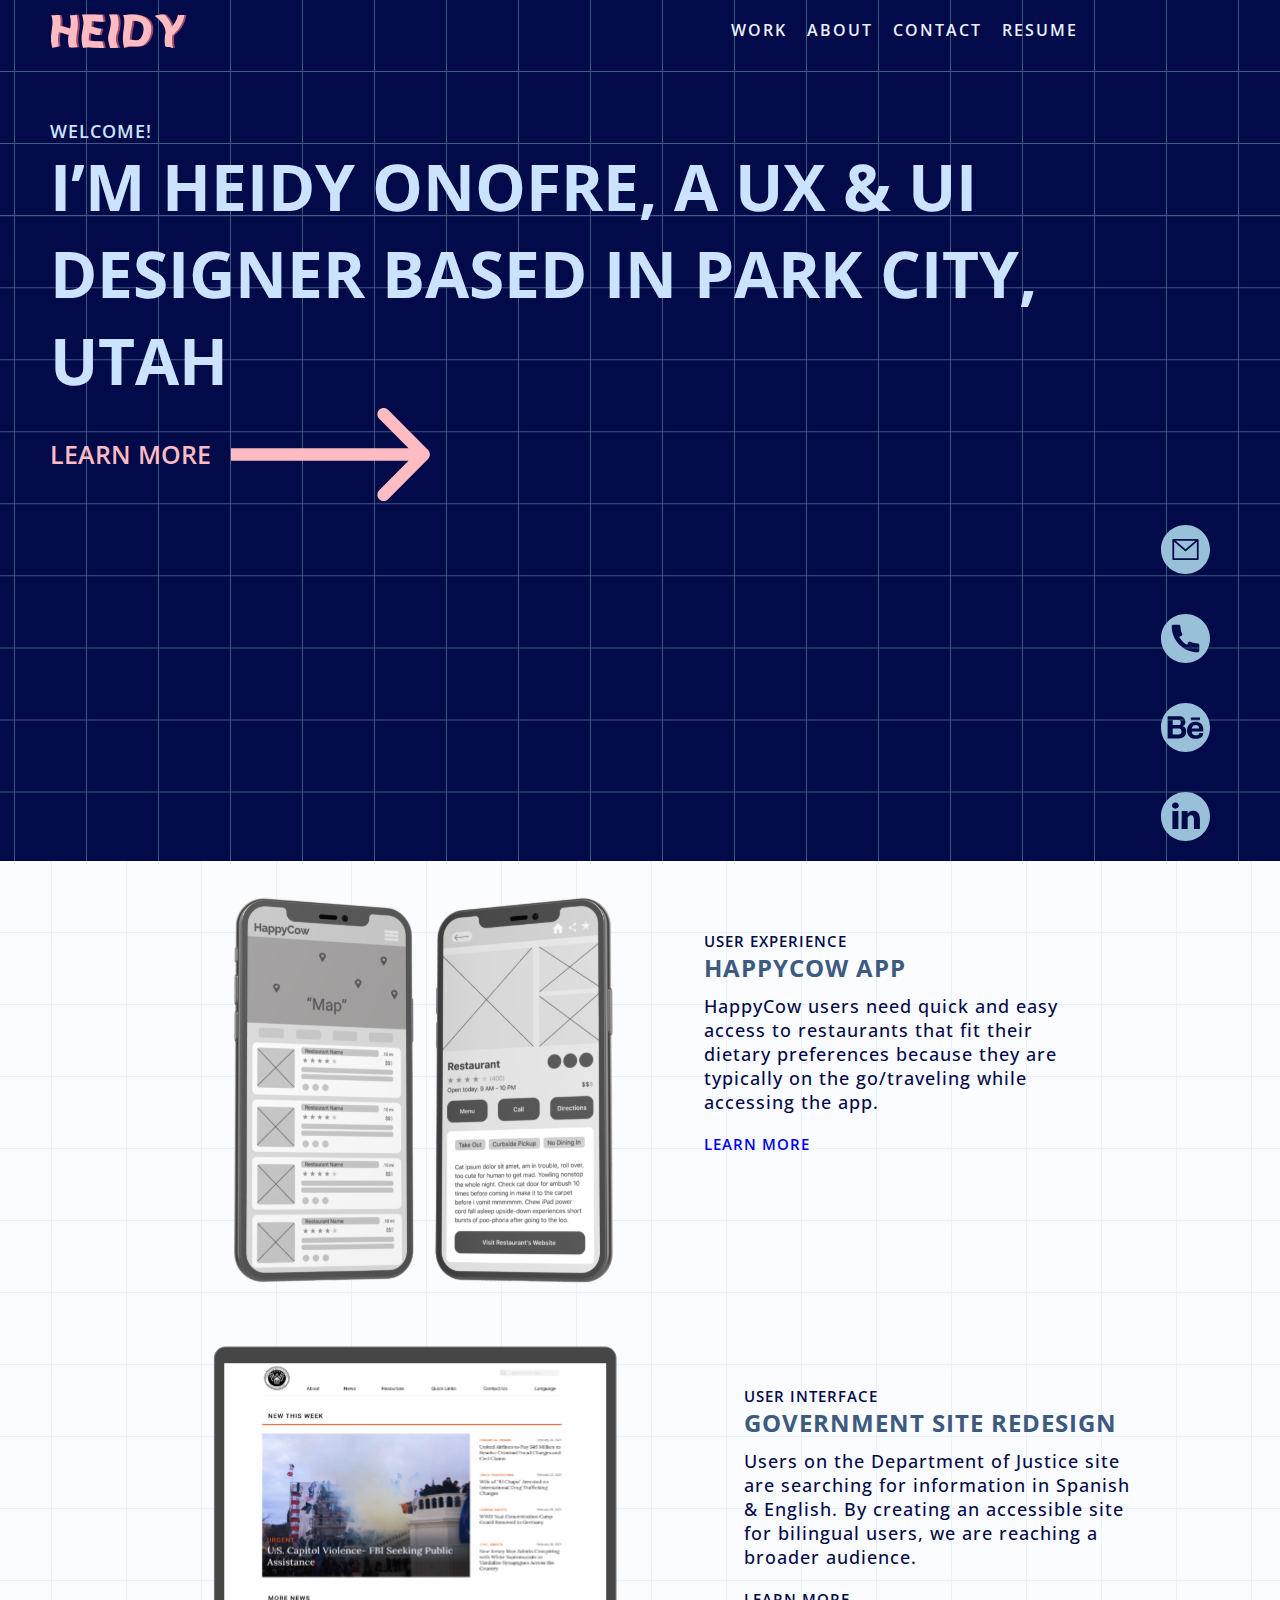
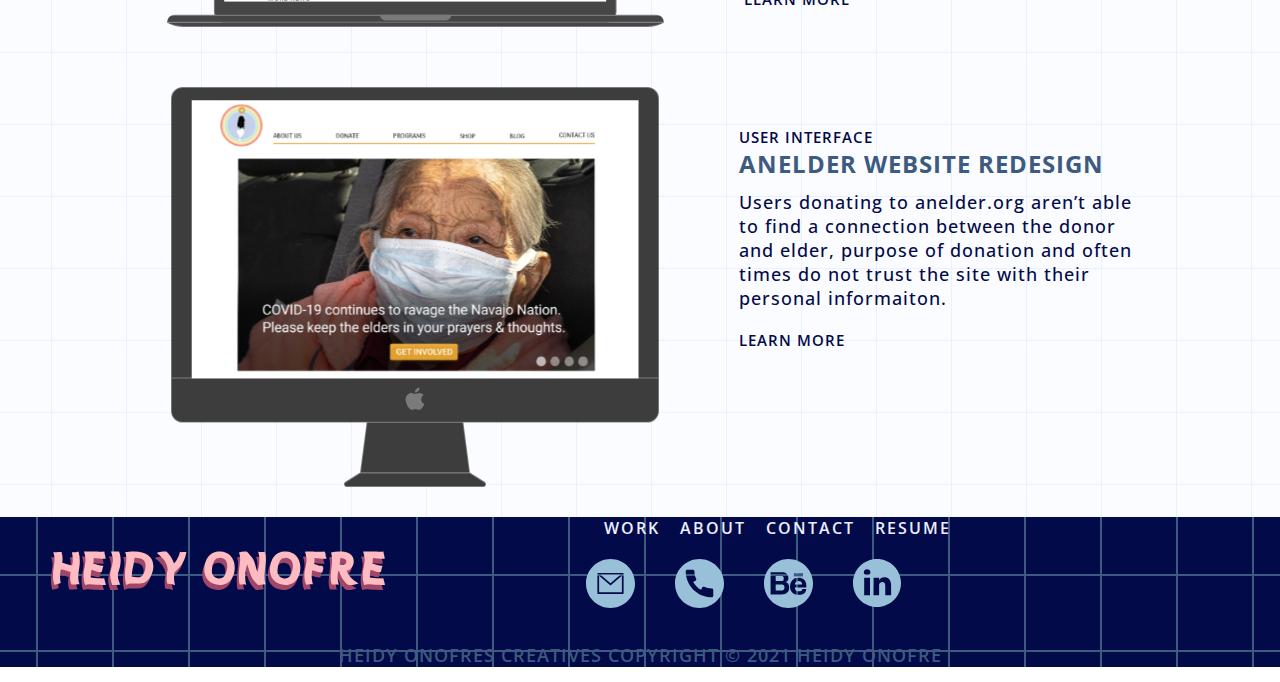
<file: index.html>
<!DOCTYPE html>
<html>

<head>
    <title>Heidy's Portfolio</title>
    <link rel="stylesheet" href="style.css">
    <link rel="preconnect" href="https://fonts.gstatic.com">
    <link rel="preconnect" href="https://fonts.gstatic.com">
    <link href="https://fonts.googleapis.com/css2?family=Open+Sans:wght@400;600;700&display=swap" rel="stylesheet">
</head>


<body>

    <div class="abovefoldcontainer">

        <div class="container">

            <div class="left">
                <img class=".contenedor-logo" src="/images/logo.svg" alt="Heidy-Logo">
            </div>


            <div class="right">
                <ul class="nav-links">
                    <li> <a href="#">Work</a> </li>
                    <li> <a href="#">About</a> </li>
                    <li> <a href="#">Contact</a> </li>
                    <li> <a href="#">Resume</a> </li>
                </ul>
                <div class="burger">
                    <div class="line1"></div>
                    <div class="line2"></div>
                    <div class="line3"></div>
                </div>
            </div>

            <!-- <div class="dropdown show">
                    <a class="btn btn-secondary dropdown-toggle" href="#" role="button" id="dropdownMenuLink" data-toggle="dropdown" aria-haspopup="true" aria-expanded="false">
                      Home
                    </a>
                  
                    <ul class="dropdown-menu" aria-labelledby="dropdownMenuLink">
                    <li>
                      <a class="dropdown-item" href="#">Work</a>
                    </li> 
                    <li> 
                        <a class="dropdown-item" href="#">About</a>
                    </li>
                    <li> 
                      <a class="dropdown-item" href="#">Contact</a>
                    </div>
                </li> 
                    
            </ul> -->
            <!-- <div class="fixed-top">
                    <div class="collapse" id="navbarToggleExternalContent">
                      <div class="bg-dark p-4">
                        <h5 class="text-white h4">Collapsed content</h5>
                        <span class="text-muted">Toggleable via the navbar brand.</span>
                      </div>
                    </div>
                    <nav class="navbar navbar-dark bg-dark">
                      <button class="navbar-toggler" type="button" data-toggle="collapse" data-target="#navbarToggleExternalContent" aria-controls="navbarToggleExternalContent" aria-expanded="false" aria-label="Toggle navigation">
                        <span class="navbar-toggler-icon"></span>
                      </button>
                    </nav>
                  </div> -->
            <!-- <div class="burger">
                    <div class="line1"></div>
                    <div class="line2"></div>
                    <div class="line3"></div>
                </div> -->
        </div>

        
    <div class="heroText">

        <div class="smalltext">
            Welcome!
        </div>
        <div class="bigtext">
            I’m Heidy Onofre, a UX & UI Designer based in Park City, Utah
        </div>

        <div class="learnMoreContainer">
            <h4>Learn More</h4>

            <div class="arrow">
                <img src="/images/arrow-pink.svg" alt="arrow">
            </div>
        </div>

        <div class="contact">
            <div class="icons">
                <img class="circles" src="/images/email-b.svg">
                <img class="circles" src="/images/phone-b.svg">
                <img class="circles" src="/images/be-b.svg">
                <img class="circles" src="/images/in-b.svg">
            </div>
        </div>

    </div>

    </div>



    <div class="belowfoldcontainer">
        <!-- First CaseStudy  -->
        <div class="casestudycontainer">
            <div class="csimage">

                <img class="casestudy" src="/images/mobileappux.svg">
            </div>

            <div class="cstext">

                <div class="smalltext2">
                    User Experience
                </div>

                <div class="smallheader">
                    HappyCow App
                </div>

                <div class="body">
                    HappyCow users need quick and easy access to restaurants that fit their dietary preferences because
                    they are typically on the go/traveling while accessing the app.
                </div>

                <div class="smalltext2">
                    <a class="button" href="/mobileappcasestudy.html">Learn More</a>
                </div>

            </div>


        </div>

        <!-- Second CaseStudy  -->
        <div class="casestudycontainer">
            <div class="csimage">

                <img class="casestudy" src="/images/macbook and site.svg">
            </div>

            <div class="cstext">

                <div class="smalltext2">
                    User Interface
                </div>

                <div class="smallheader">
                    Government Site Redesign
                </div>

                <div class="body">
                    Users on the Department of Justice site are searching for information in Spanish & English. By
                    creating an accessible site for bilingual users, we are reaching a broader audience.
                </div>

                <div class="smalltext2">
                    Learn More
                </div>

            </div>


        </div>

        <!-- THIRD CaseStudy  -->
        <div class="casestudycontainer">
            <div class="csimage">

                <img class="casestudy" src="/images/iMac-site.svg">
            </div>

            <div class="cstext">

                <div class="smalltext2">
                    User Interface
                </div>

                <div class="smallheader">
                    AnElder Website Redesign
                </div>

                <div class="body">
                    Users donating to anelder.org aren’t able to find a connection between the donor and elder, purpose
                    of donation and often times do not trust the site with their personal informaiton.
                </div>

                <div class="smalltext2">
                    Learn More
                </div>

            </div>


        </div>
    </div>

</body>

<footer>

    <div class="footer-container">

        <div class="footerinfo">

            <img class="logo" src="/images/fullname.svg" alt="Heidy-Onofre">

            <div class="links-and-icons">
                <ul class="nav-links">
                    <li> <a href="#">Work</a> </li>
                    <li> <a href="#">About</a> </li>
                    <li> <a href="#">Contact</a> </li>
                    <li> <a href="#">Resume</a> </li>
                </ul>

                <div class="footericon">

                    <img class="circles" src="/images/email-b.svg">
                    <img class="circles" src="/images/phone-b.svg">
                    <img class="circles" src="/images/be-b.svg">
                    <img class="circles" src="/images/in-b.svg">
                </div>
            </div>
        </div>



    </div>


    <div class="footerText"> Heidy Onofres Creatives Copyright © 2021 Heidy Onofre
    </div>

</footer>

</html>
</file>
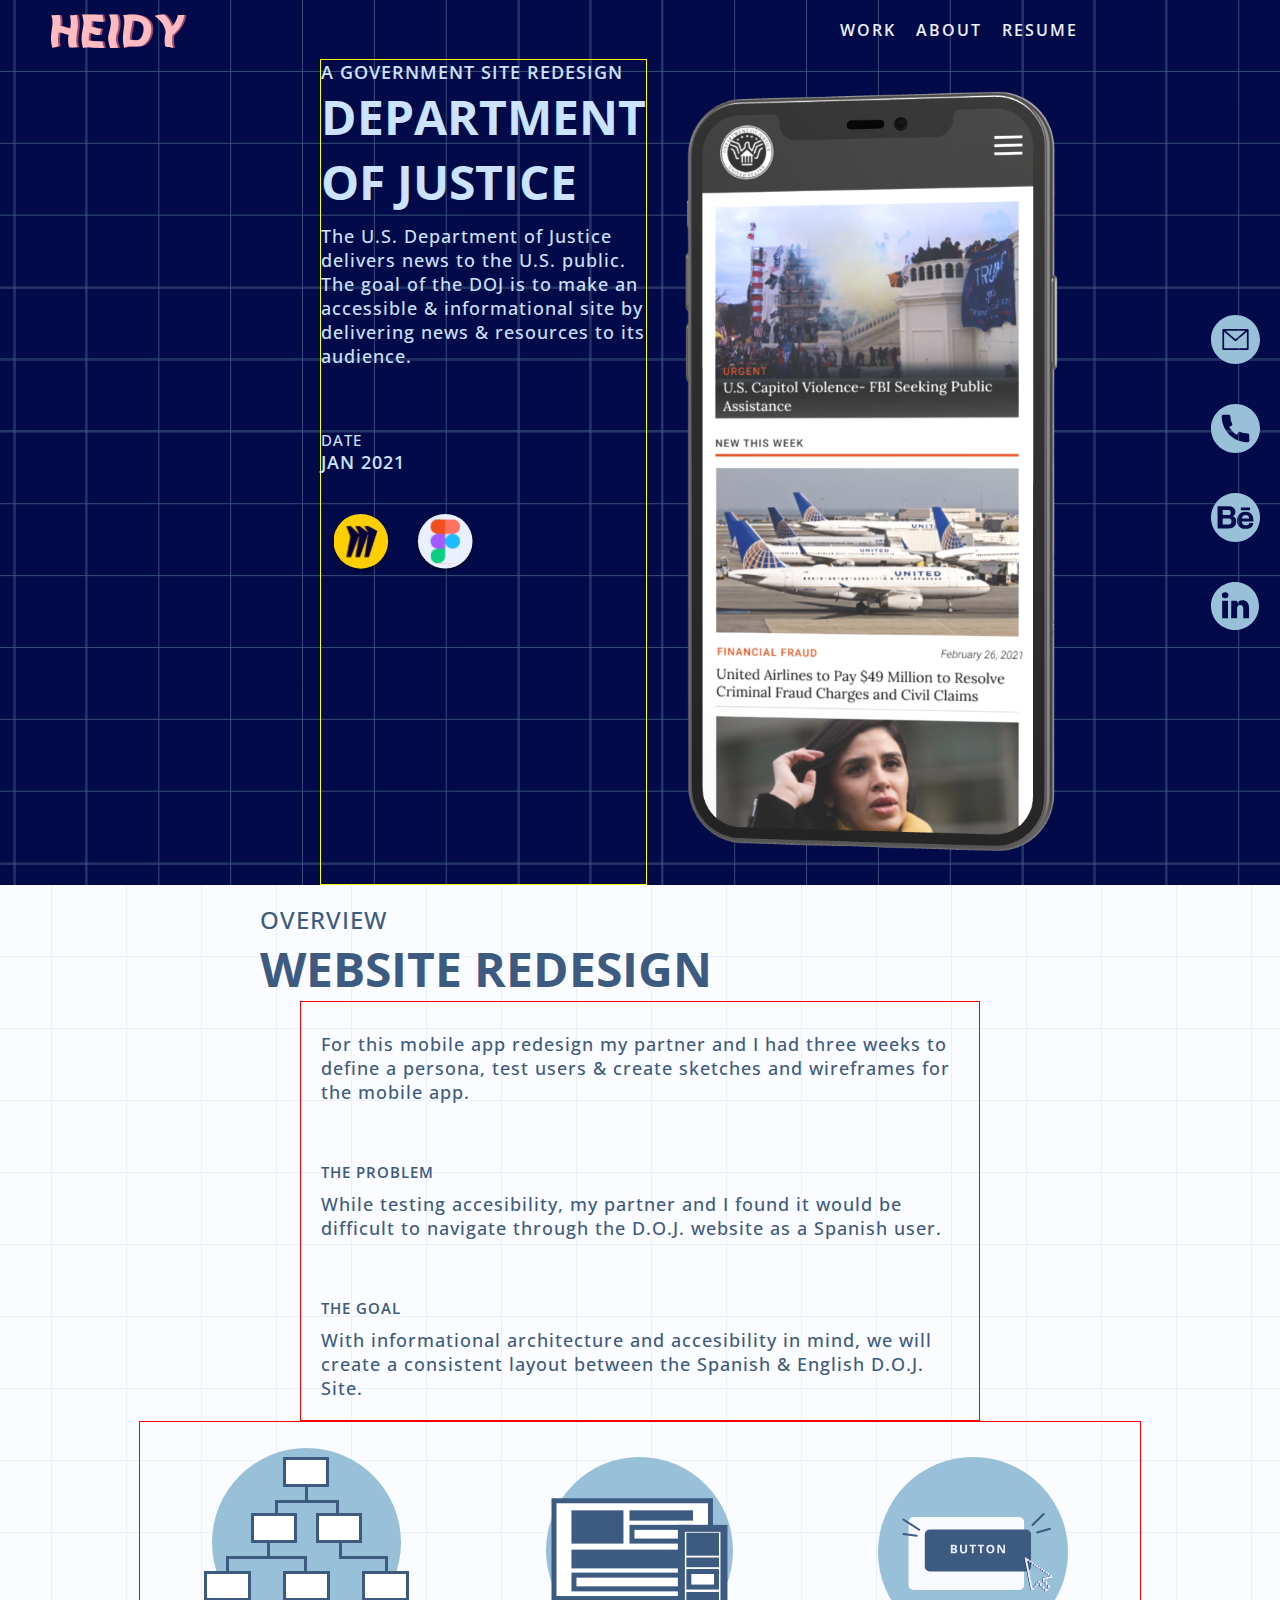
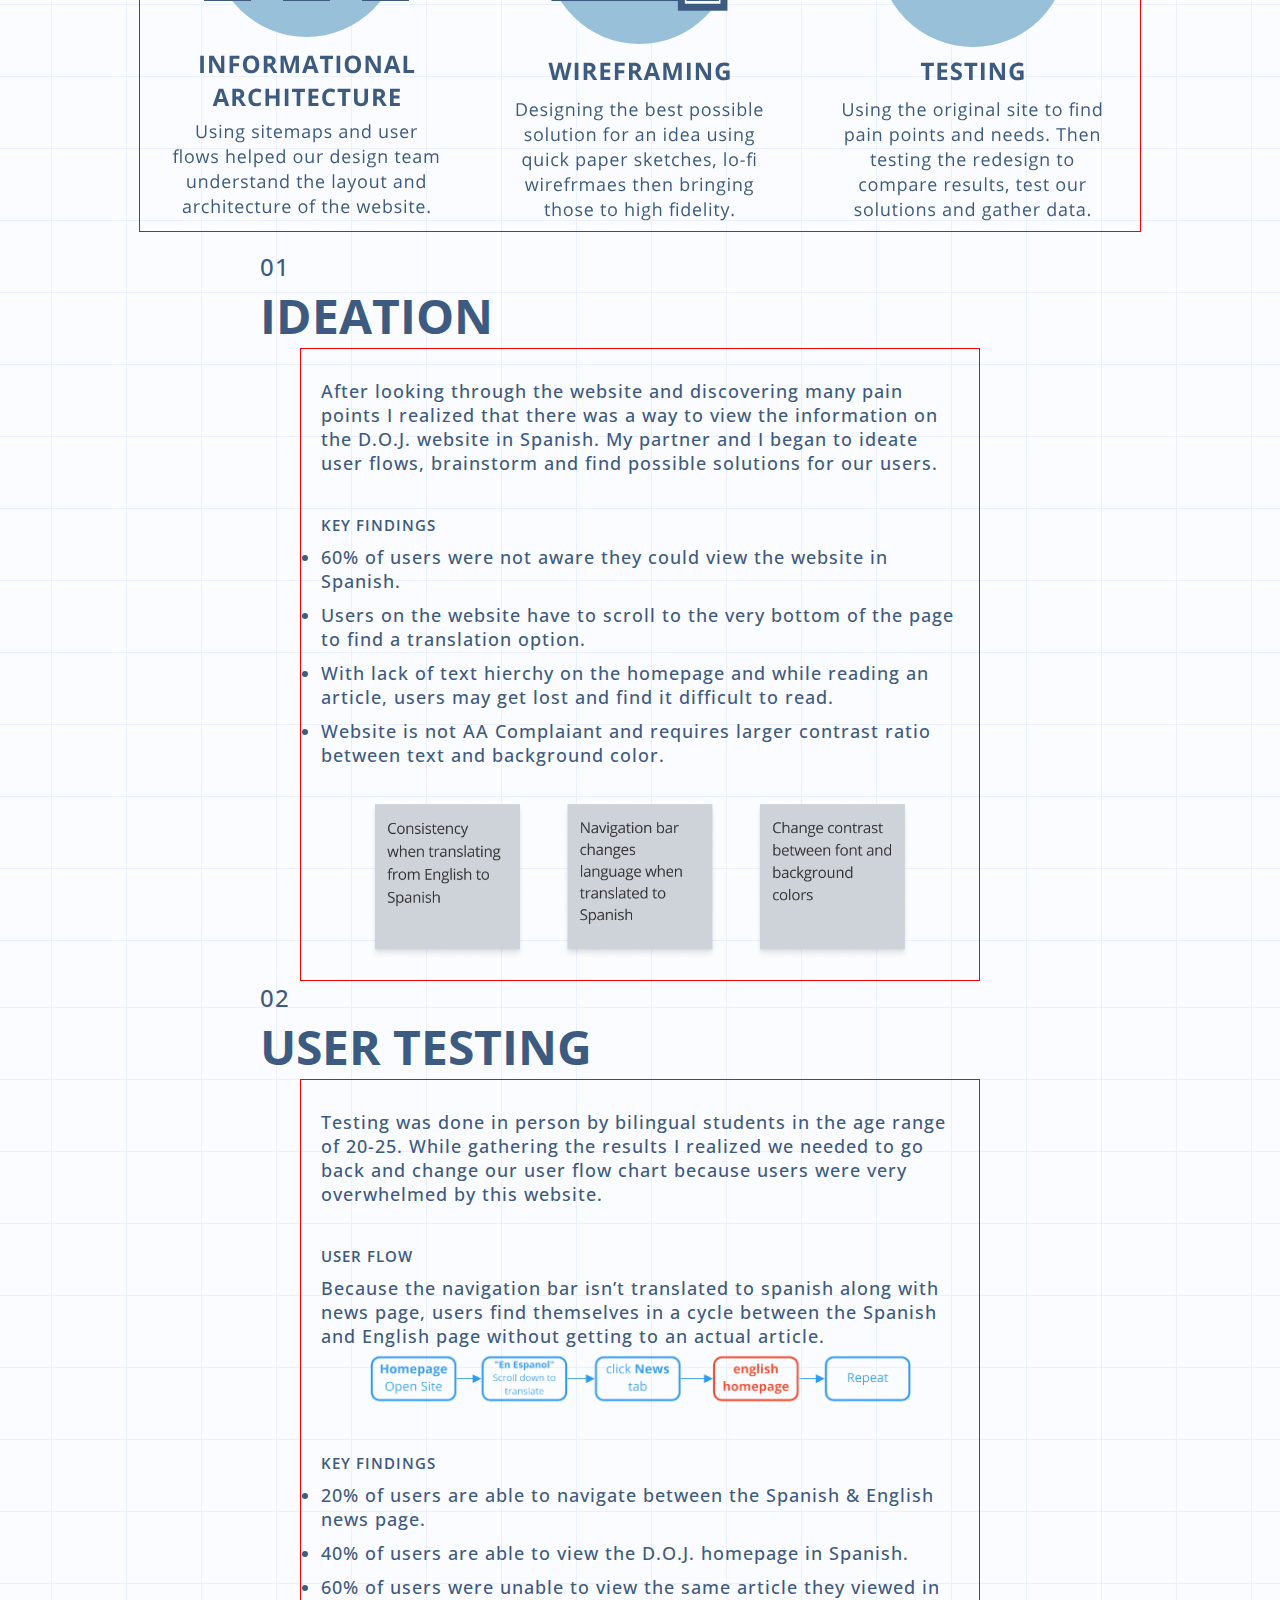
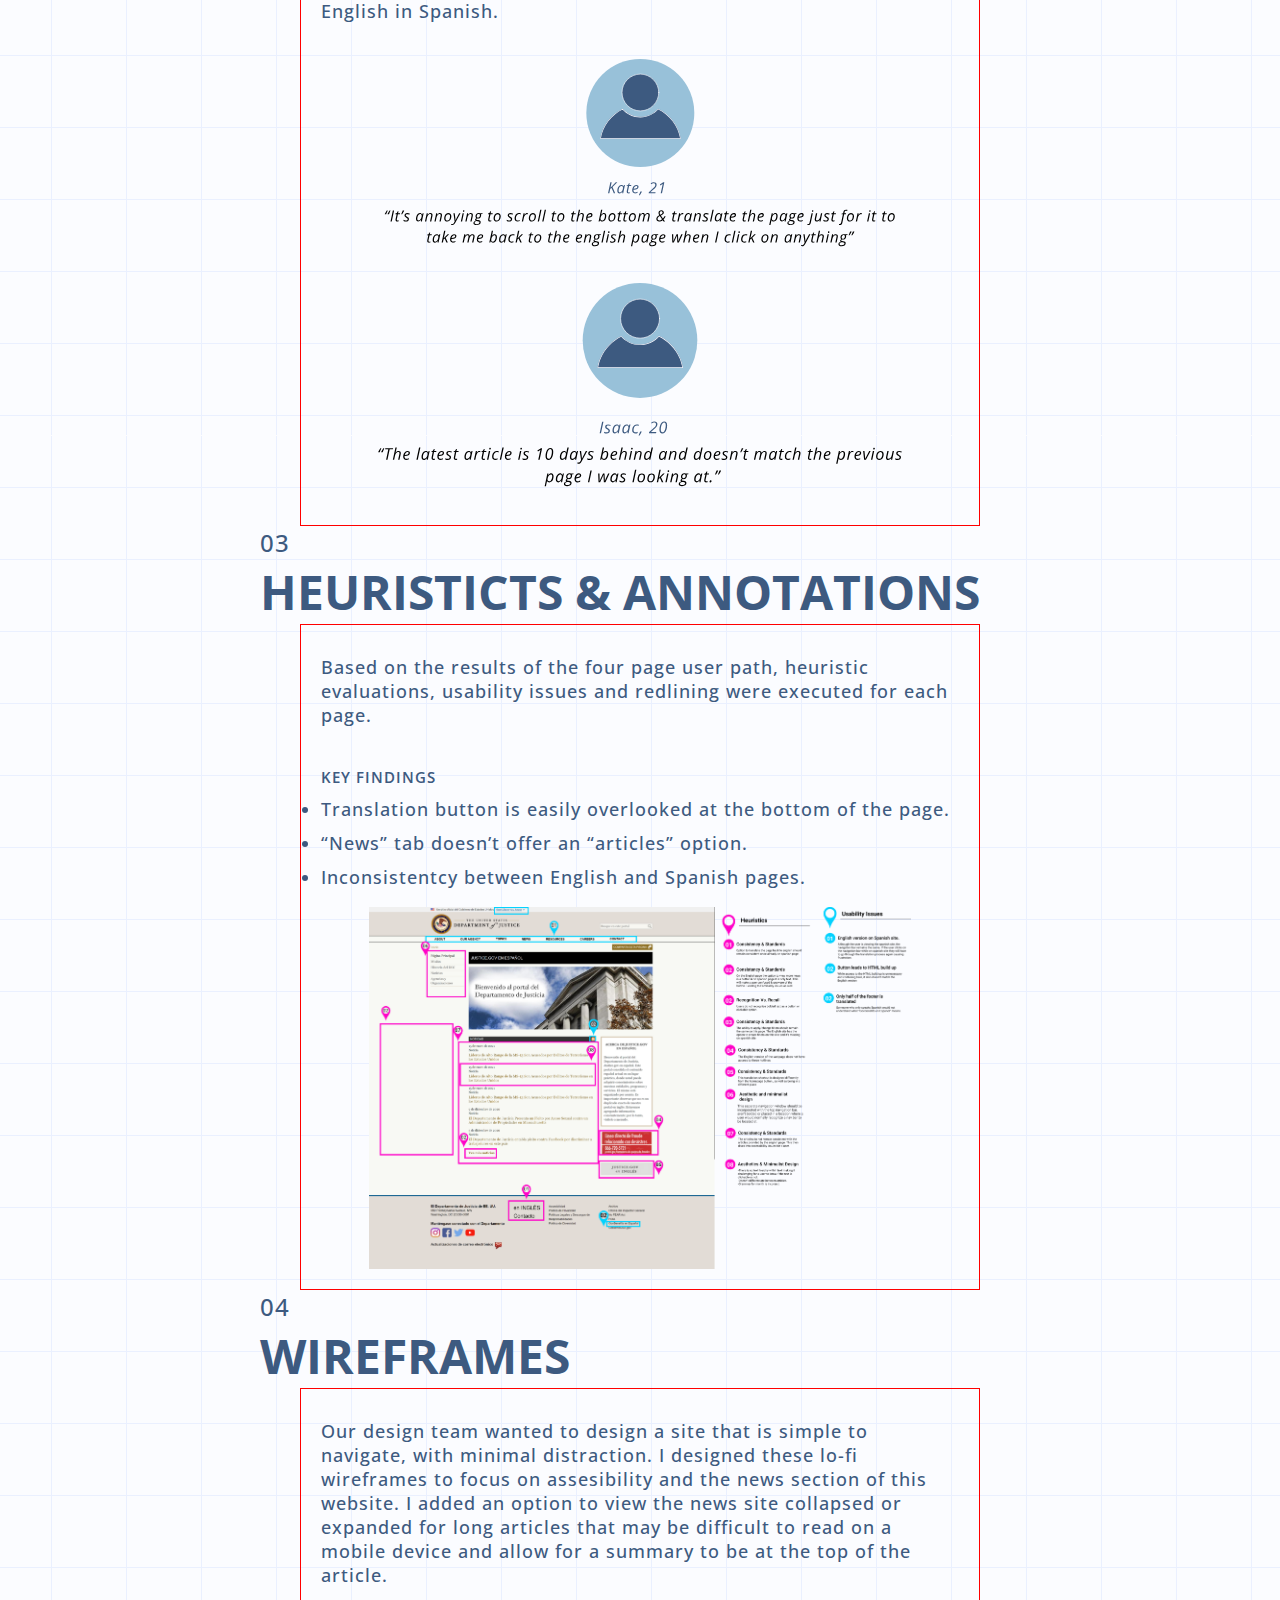
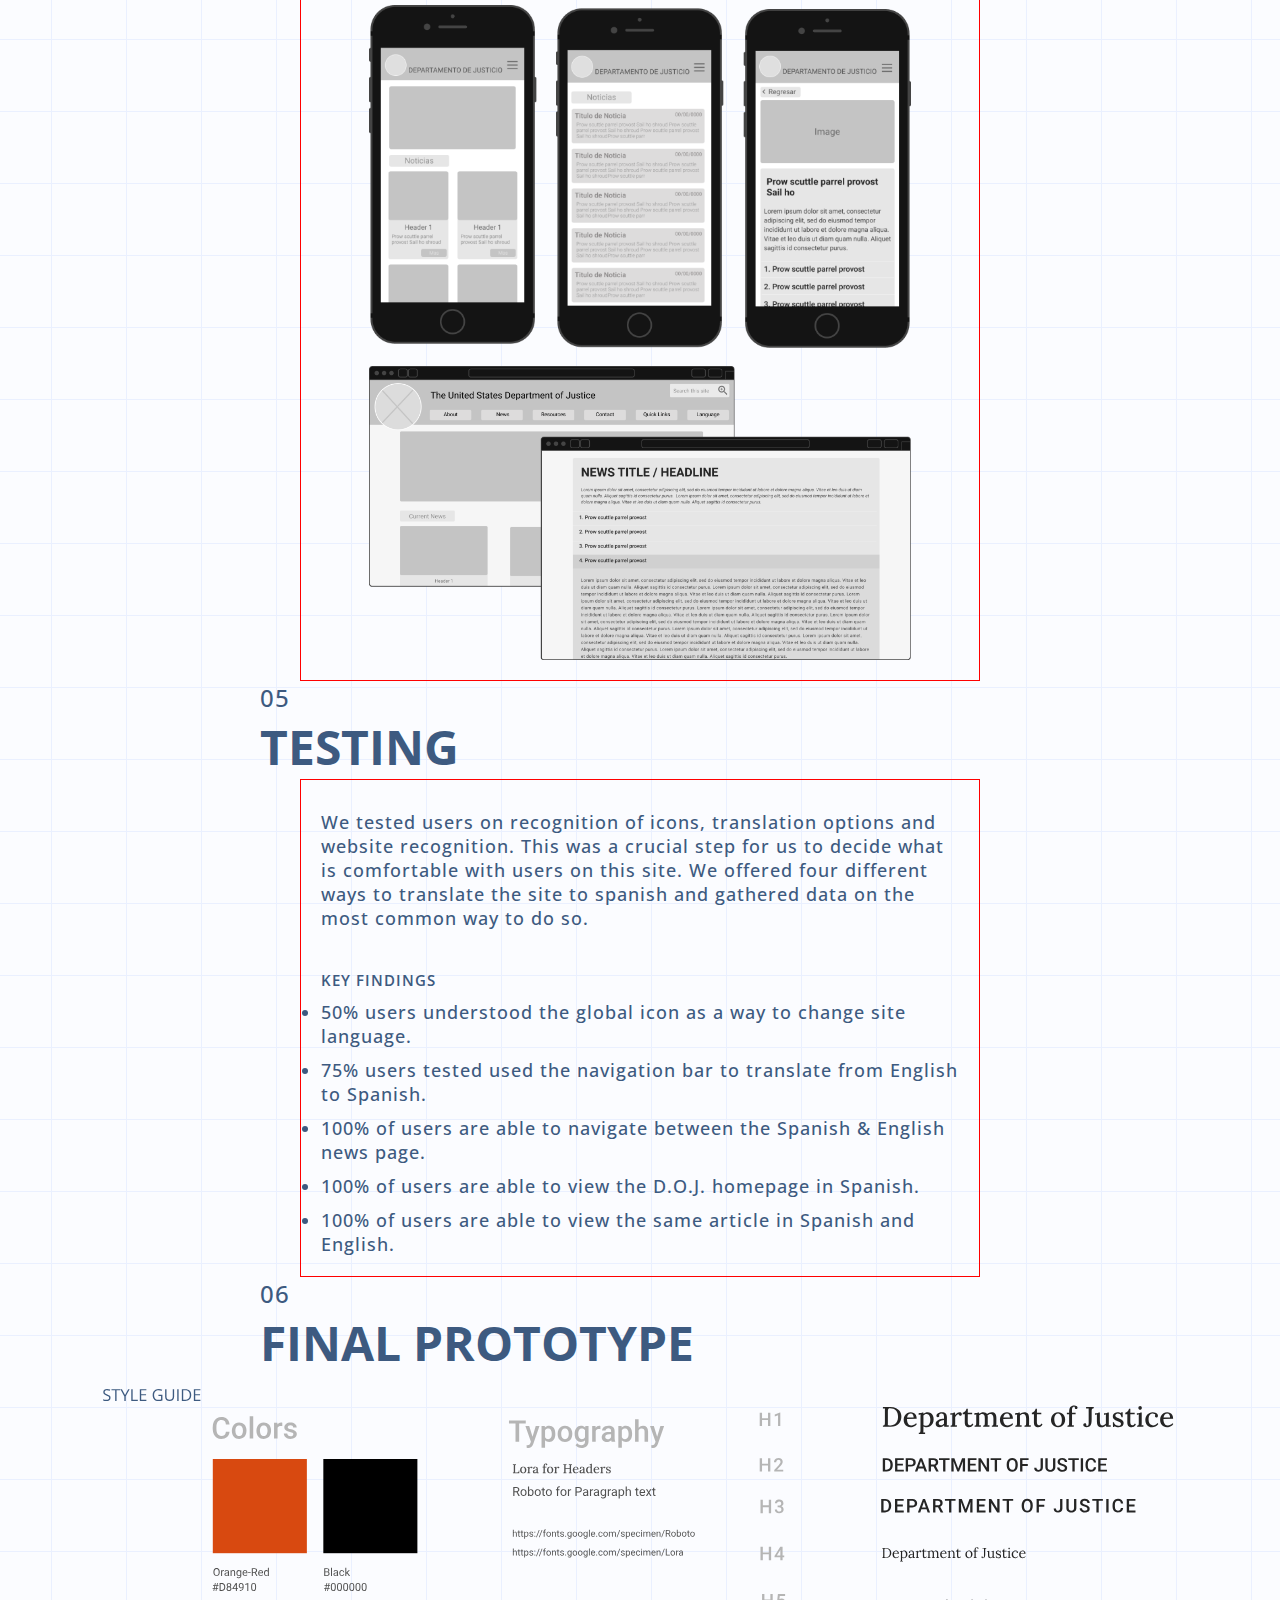
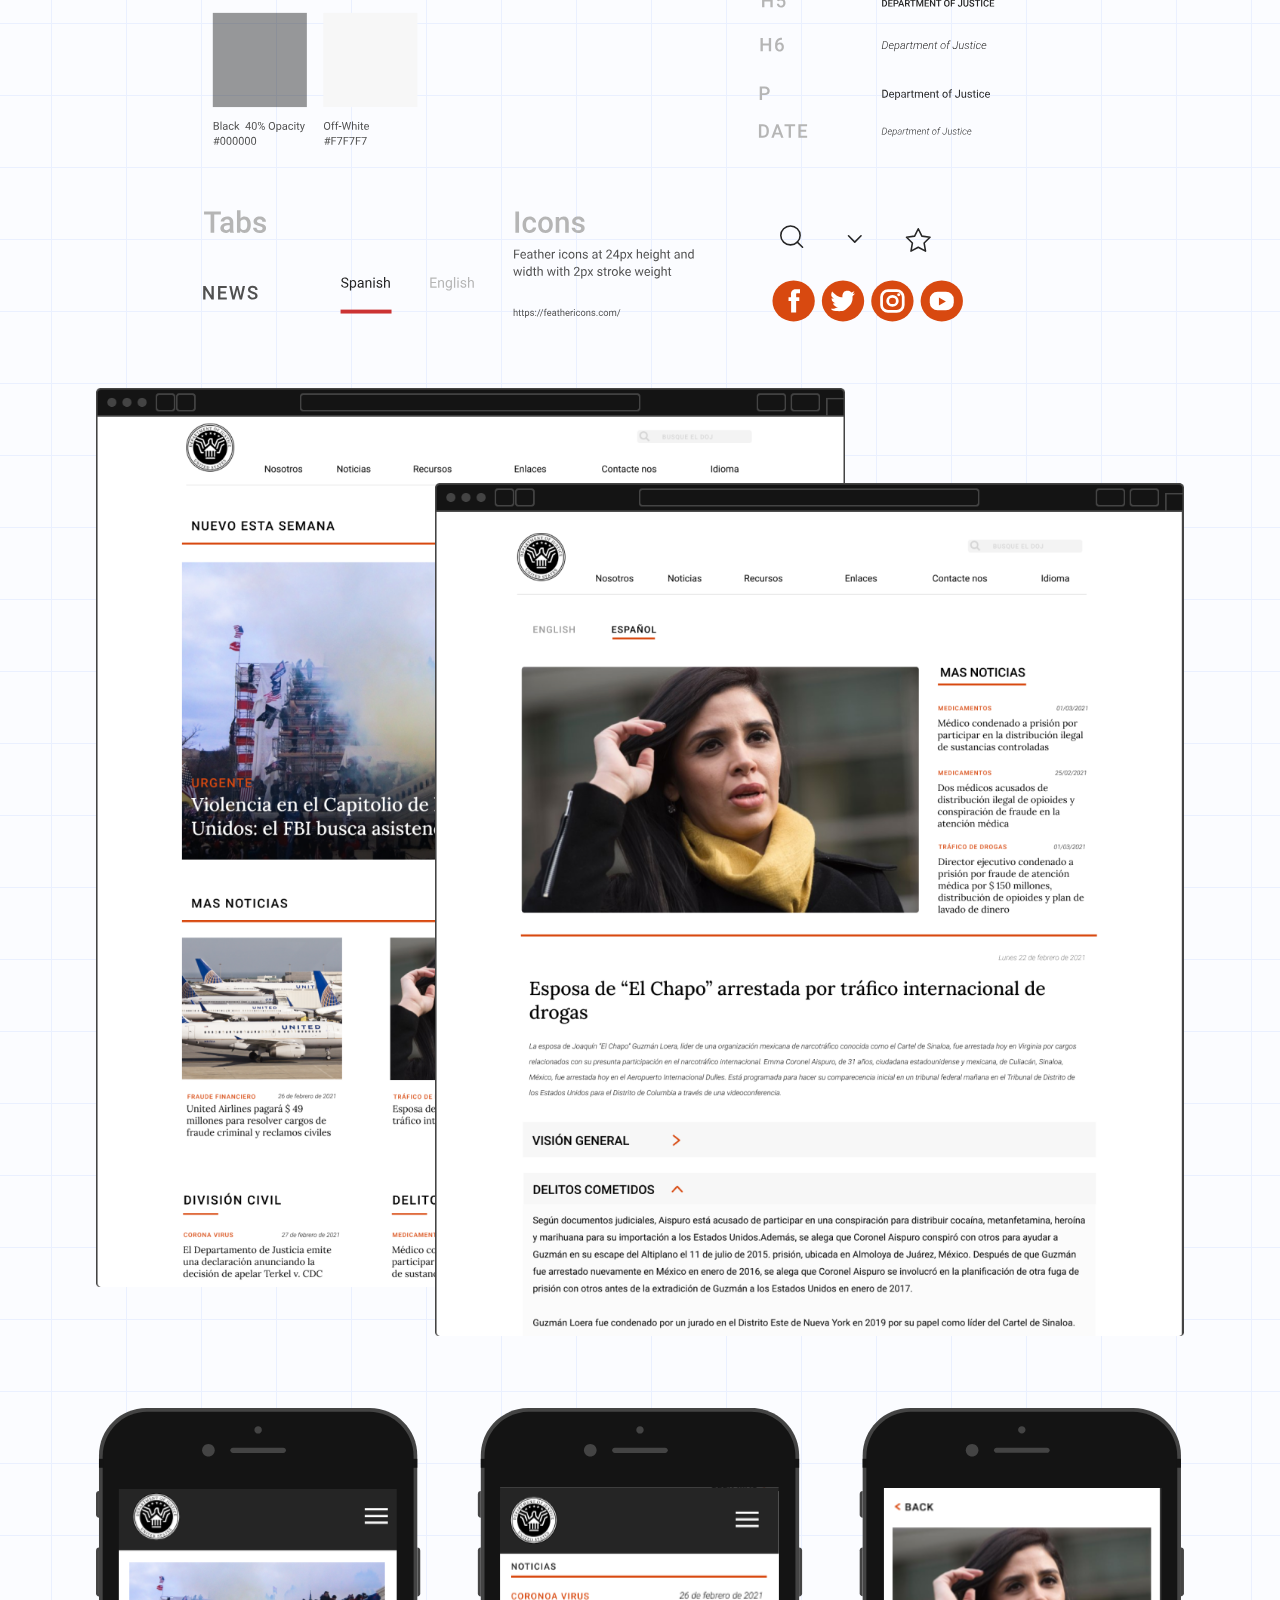
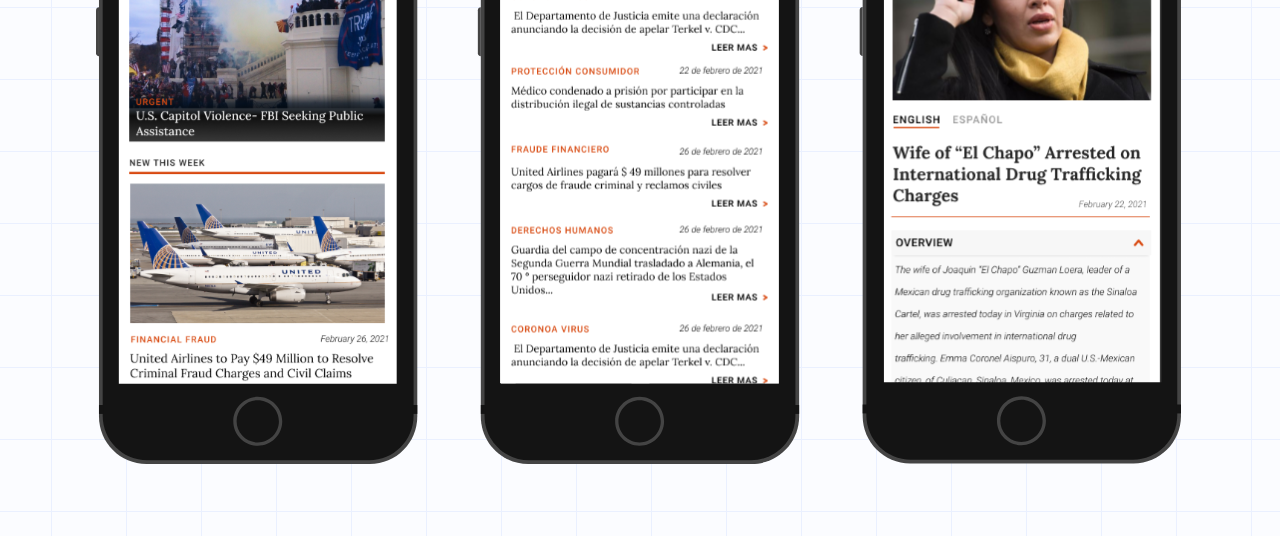
<file: govcasestudy.html>
<!DOCTYPE html>
<html lang="en">

<head>
    <meta charset="UTF-8">
    <meta http-equiv="X-UA-Compatible" content="IE=edge">
    <meta name="viewport" content="width=device-width, initial-scale=1.0">
    <title>DOJ CaseStudy</title>
    <link rel="stylesheet" href="style.css">
    <link href="https://fonts.googleapis.com/css2?family=Open+Sans:wght@400;600;700&display=swap" rel="stylesheet">
    
</head>

<body>
    <div class="abovefoldcontainer">
        <div class="container">
            <div class="left">
                <img src="/images/logo.svg" alt="Heidy-Logo">
            </div>

            <div class="right">
                <ul class="nav-links">
         
                    <li> <a href="#">Work</a> </li>
                    <li> <a href="#">About</a> </li>
                    <li> <a href="#">Resume</a> </li>
                
                </ul>
            </div>
        </div>

        <div class="casestudyhead"> 

            <div class= maincontent> 

                <div class="cstext2">
                        <div class="smalltext">A government site redesign</div>
                        <div class="h1">Department of Justice</div>
                        <div class="body2">The U.S. Department of Justice delivers news to the U.S. public. The goal of the DOJ is to make an accessible & informational site by delivering news & resources to its audience. </div>
                            <br/> 
                        <div class="smalltext3">date</div>
                        <div class="smallheader2">Jan 2021</div>
                        
                        <img class="logos" src="/images/miro.svg" alt="miro logo"> 
                        <img class="logos" src="/images/figma.svg"> 
                
                </div>
                
                    <img class="mainimage" src="/images/doj-main.svg" alt="phone image">
                
            </div>

            <div class="contactCS"> 
                <div class="iconsCS">
                    <img class="circles" src="/images/email-b.svg"> 
                    <img class="circles" src="/images/phone-b.svg">
                    <img class="circles" src="/images/be-b.svg">
                    <img class="circles" src="/images/in-b.svg">
                </div>
        </div>
    </div>

<div class="belowfoldcontainer">
    <br>

        <div class="header"> 
            <div class="number">Overview</div>
            <div class="h2">Website ReDesign</div>
        </div>

        <div class="Text">
            <div class="body3">For this mobile app redesign my partner and I had three weeks to define a persona, test users & create sketches and wireframes for the mobile app.</div>
            <br>
            <div class="smalltext4">The Problem</div>
            <div class="body3">While testing accesibility, my partner and I found it would be difficult to navigate through the D.O.J. website as a Spanish user.</div>
            <br> 
            <div class="smalltext4">The Goal</div>
            <div class="body3">With informational architecture and accesibility in mind, we will create a consistent layout between the Spanish & English D.O.J. Site.</div>
    </div>

    <div class="skills">

        <div class="wireframeimg"> <img src="/images/skills-informationalarchitectuer.svg" alt="Informational Architecture"> </div>

        <div class="userresearchimg"><img src="/images/skills-wireframing.svg" alt="Wireframing"></div>

        <div class="testingimg"><img src="/images/skills-testing.svg" alt="User Testing"></div>

    </div>

    <br> 
    <div class="header">
        <div class="number">01</div>
        <div class="h2">Ideation</div>
    </div>

    <div class="Text">
        <div class="body3">After looking through the website and discovering many pain points I realized that there was a way to view the information on the D.O.J. website in Spanish. My partner and I began to ideate user flows, brainstorm and find possible solutions for our users.</div>
        
        <div class="smalltext4"> Key findings</div>
            <li class="body3">60% of users were not aware they could view the website in Spanish.</li>     
            <li class="body3">Users on the website have to scroll to the very bottom of the page to find a translation option.</li> 
            <li class="body3">With lack of text hierchy on the homepage and while reading an article, users may get lost and find it difficult to read.</li> 
            <li class="body3">Website is not AA Complaiant and requires larger contrast ratio between text and background color.</li> 
<br>
<br>
        <img class="artifacts" src="/weeblyimages/doj/01stickies.png">
        
    </div>
<!-- 
section divider lalala  -->

    <div class="header">
        <div class="number">02</div>
        <div class="h2">User Testing</div>
    </div>

    <div class="Text">
        <div class="body3">Testing was done in person by bilingual students in the age range of 20-25. While gathering the results I realized we needed to go back and change our user flow chart because users were very overwhelmed by this website.</div> 
        <div class="smalltext4">User Flow</div>
        <div class="body3">​Because the navigation bar isn’t translated to spanish along with news page, users find themselves in a cycle between the Spanish and English page without getting to an actual article. ​
        </div>
        
        <img class="artifacts" src="/images/userflow-doj.png">

    <div class="smalltext4"> Key findings</div>
        <li class="body3">20% of users are able to navigate between the Spanish & English news page.</li> 
        <li class="body3"> 40% of users are able to view the D.O.J. homepage in Spanish.
        </li> 
        <li class="body3">60% of users were unable to view the same article they viewed in English in Spanish.</li> 
<br> 
<br>
        <img class="artifacts" src="/images/kate-quote.svg" alt="quote by user tested: “It’s annoying to scroll to the bottom & translate the page just for it to take me back to the english page when I click on anything” ">
<br> 
<br>
        <img class="artifacts" src="/images/isaac-quote.svg" alt="quote by user tested: The latest article is 10 days behind and doesn’t match the previous page I was looking at.">
<br> 
</div>

    <div class="header">
            <div class="number">03</div>
            <div class="h2">HEURISTICTS & ANNOTATIONS</div>
    </div>

    <div class="Text"> 
        <div class="body3">Based on the results of the four page user path, heuristic evaluations, usability issues and redlining were executed for each page.</div> 

        <div class="smalltext4"> Key findings</div>
            <li class="body3">Translation button is easily overlooked at the bottom of the page. </li> 
            <li class="body3"> “News” tab doesn’t offer an “articles” option.</li> 
            <li class="body3">Inconsistentcy between English and Spanish pages. </li> 
            <br>
            <img class="artifacts" src="/weeblyimages/doj/Heuristic eval 2.png">
    </div>

    <div class="header">
        <div class="number">04</div>
        <div class="h2">wireframes</div>
    </div>
    <div class="Text">
        <div class="body3">Our design team wanted to design a site that is simple to navigate, with minimal distraction. I designed these lo-fi wireframes to focus on assesibility and the news section of this website. I added an option to view the news site collapsed or expanded for long articles that may be difficult to read on a mobile device and allow for a summary to be at the top of the article.</div>
        <br> 
        <img class="artifacts" src="/weeblyimages/doj/iphoens.png"> 
        <br> 
        <img class="artifacts" src="/weeblyimages/doj/lo-fi wireframes.png">

    </div>
    
    <div class="header">
        <div class="number">05</div>
        <div class="h2">​TESTING</div>
    </div>
    <div class="Text">
        <div class="body3">We tested users on recognition of icons, translation options and website recognition. This was a crucial step for us to decide what is comfortable with users on this site. We offered four different ways to translate the site to spanish and gathered data on the most common way to do so.</div>

        <div class="smalltext4"> Key findings</div>
            <li class="body3">50% users understood the global icon as a way to change site language.</li> 
            <li class="body3">75% users tested used the navigation bar to translate from English to Spanish.</li> 
            <li class="body3">100% of users are able to navigate between the Spanish & English news page.</li> 
            <li class="body3">100% of users are able to view the D.O.J. homepage in Spanish.</li> 
            <li class="body3">100% of users are able to view the same article in Spanish and English. ​</li> 

    </div>

    <div class="header">
        <div class="number">06</div>
        <div class="h2">​Final Prototype</div>
    </div>

    <!-- <div class="Text"> -->
        <img class="artifacts" src="/images/doj-styleguide.svg">
    <!-- </div> -->
<br> 
<br>
    <img class="artifacts" src="/weeblyimages/doj/hifidelity mockip.png">
<br> 
<br> 
<br> 
<br> 
    <img class="artifacts" src="weeblyimages/doj/hifi-doj.svg">

    <br> 
    <br> 
    <br> 
    <br> 





</body>



</html>
</file>
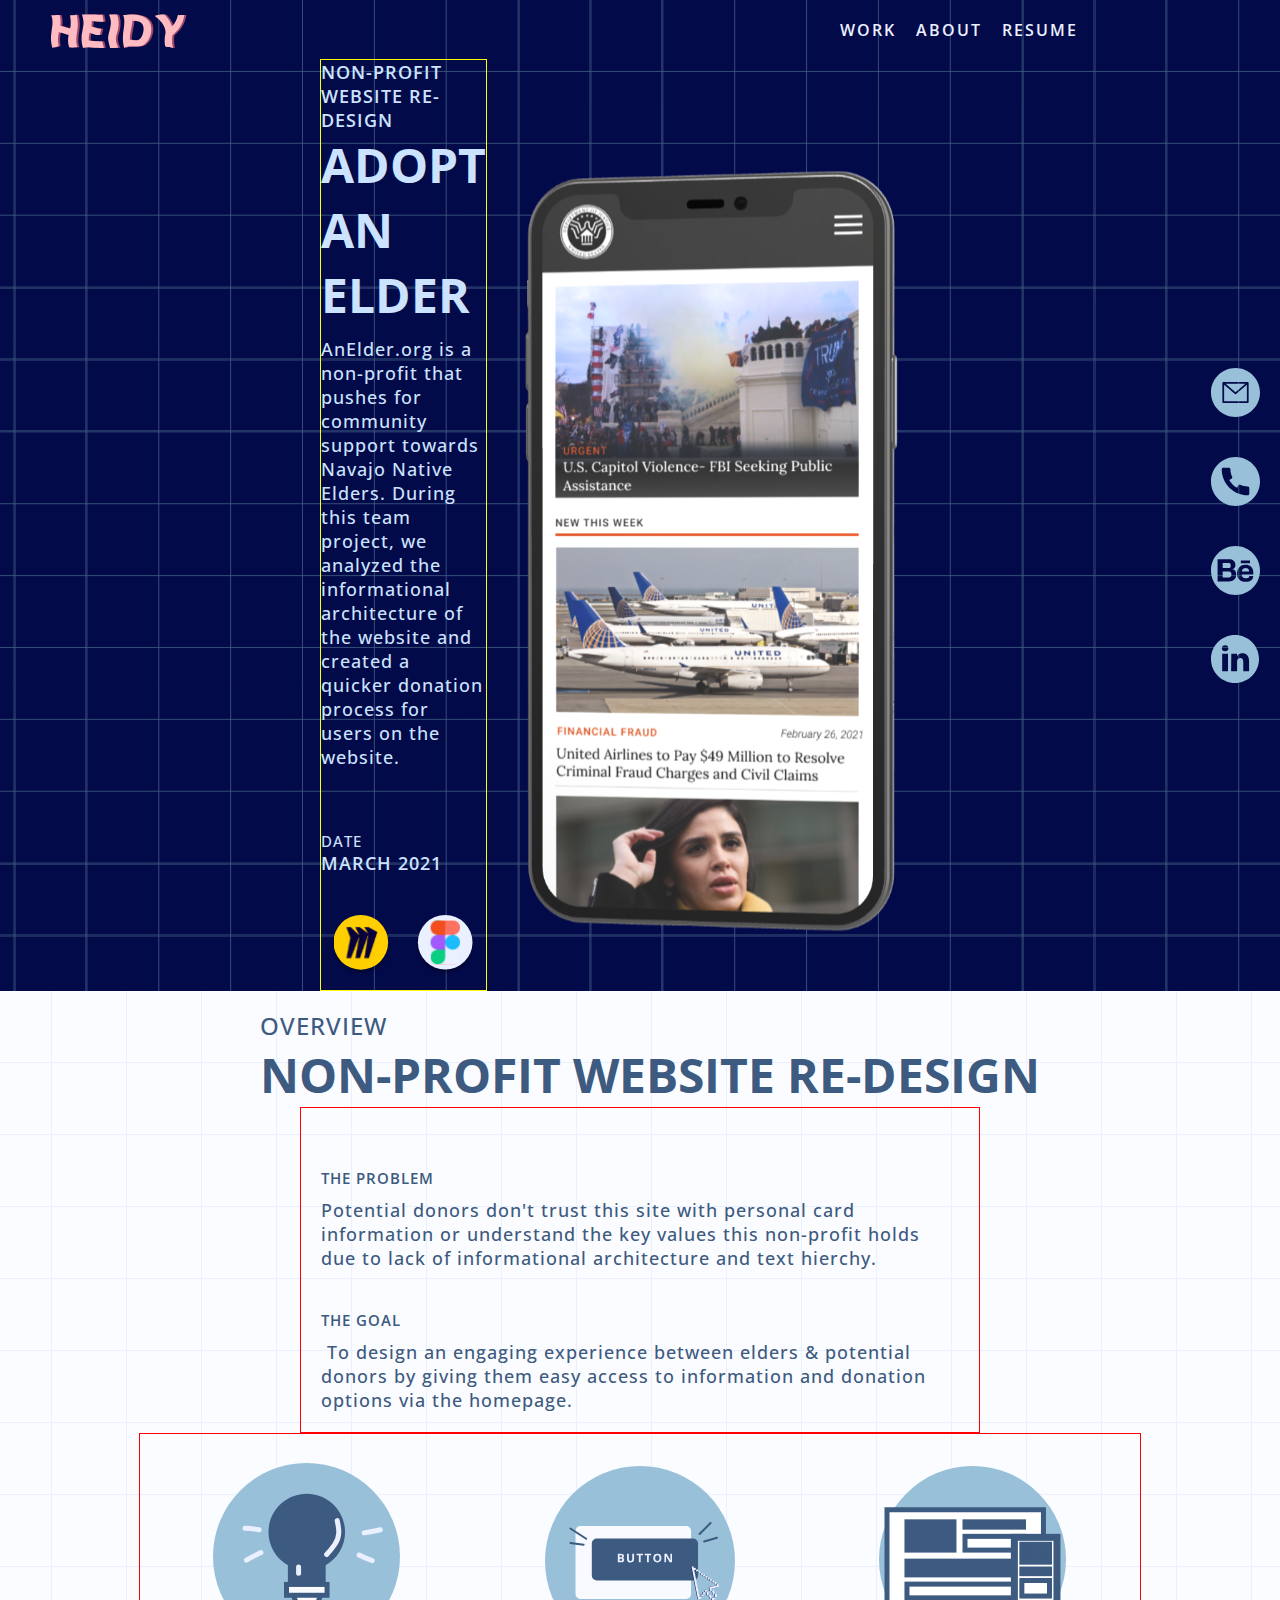
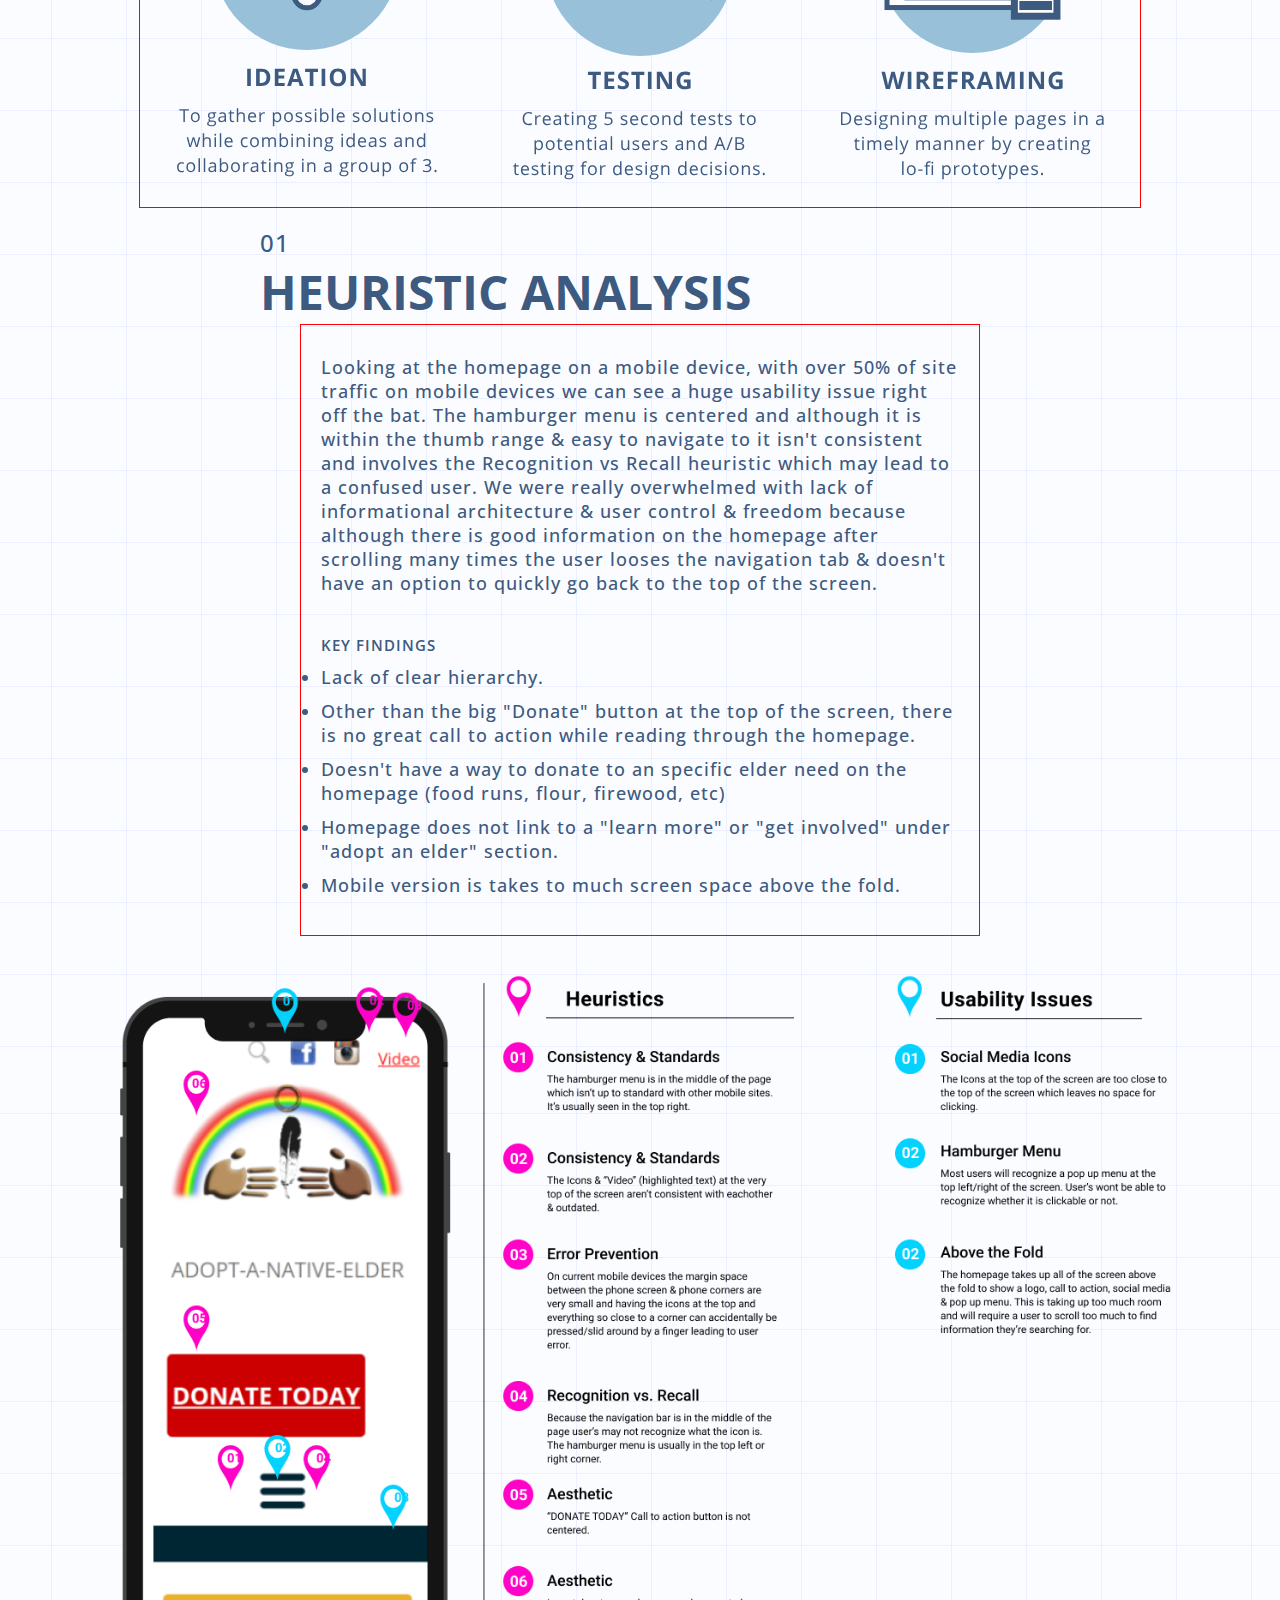
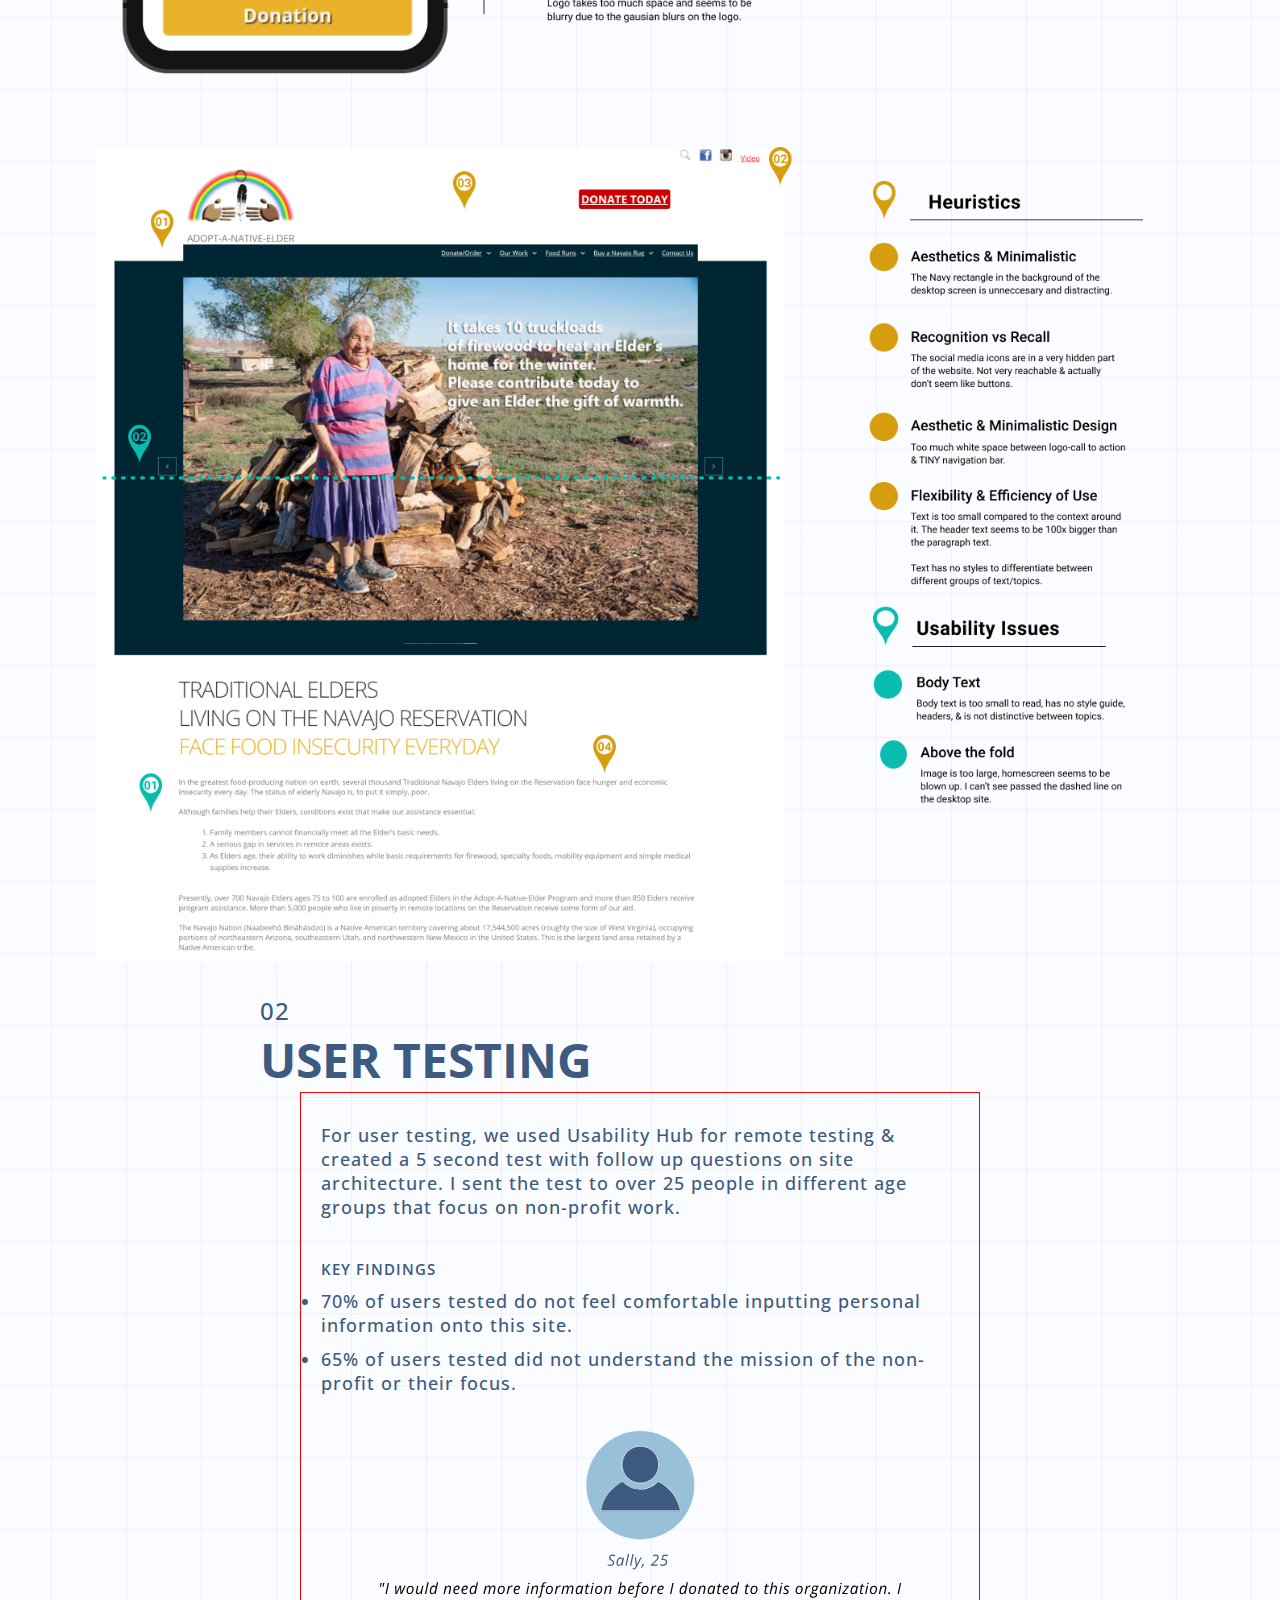
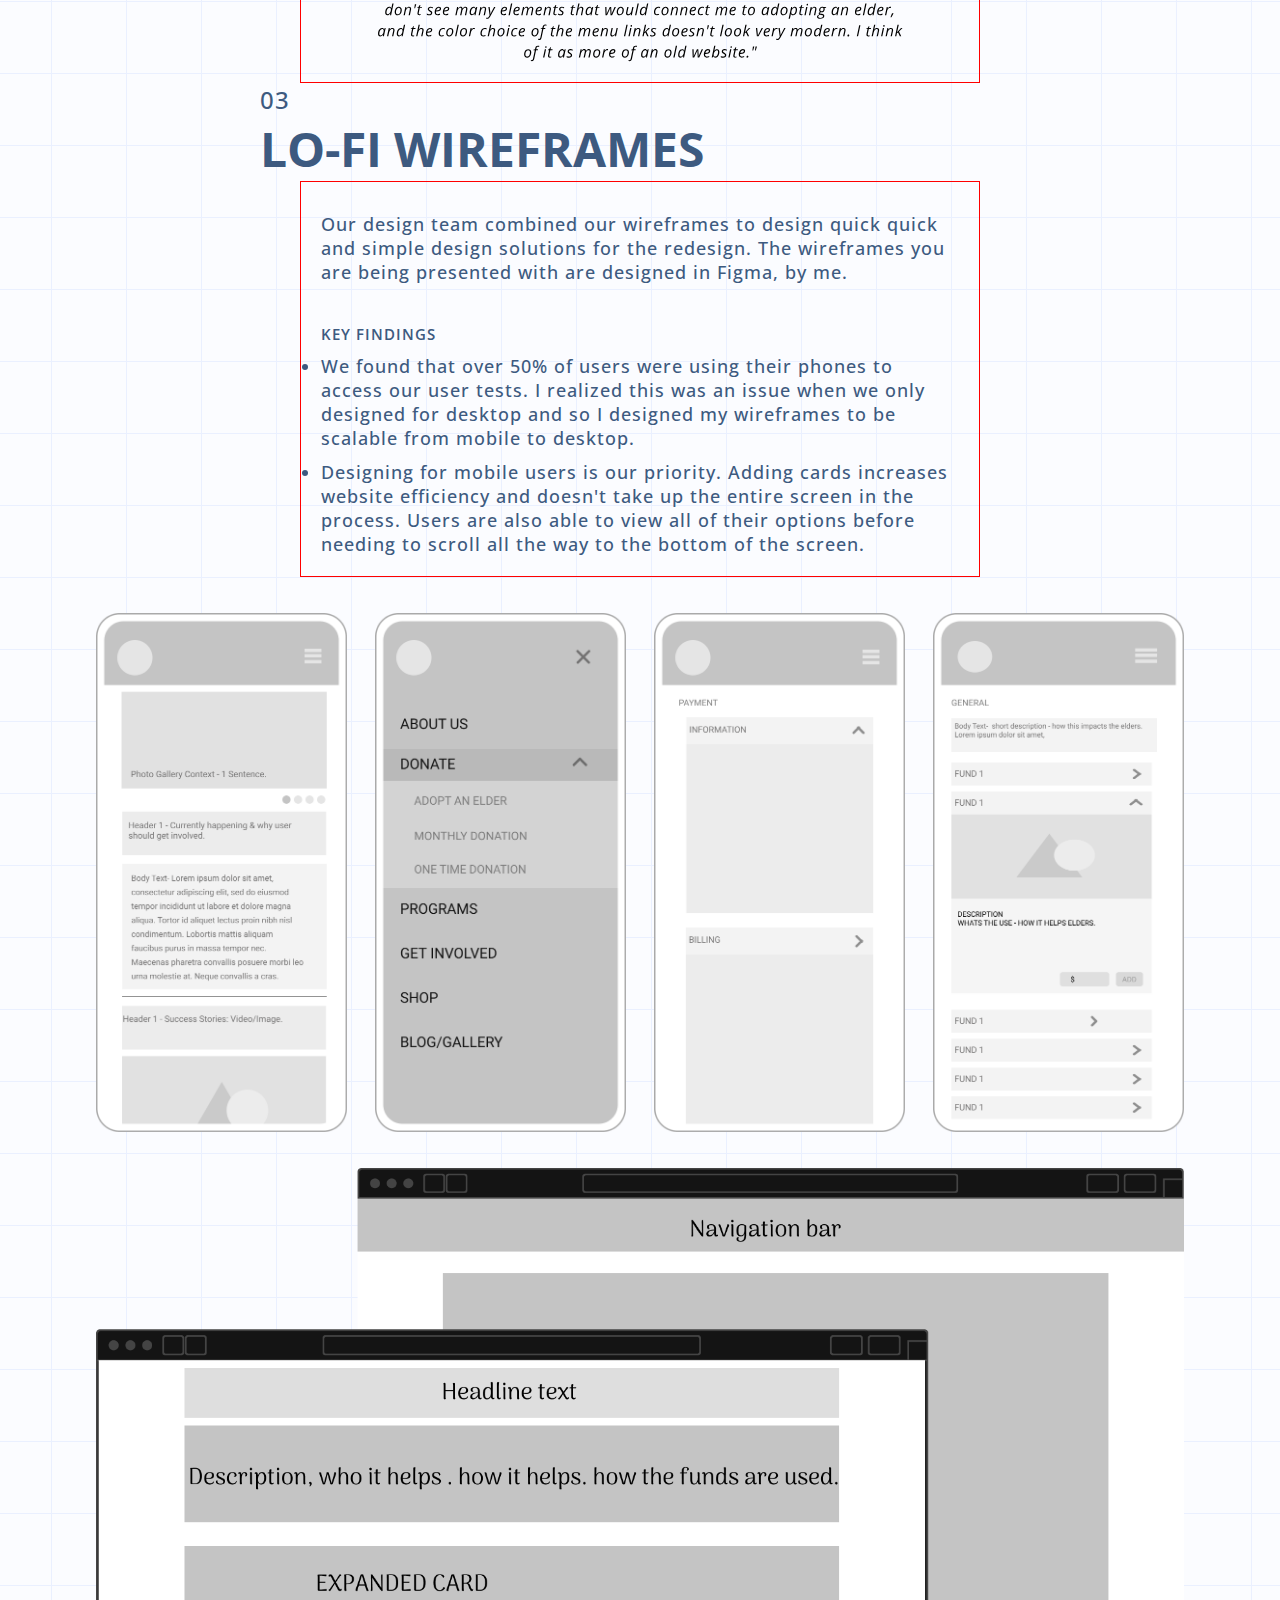
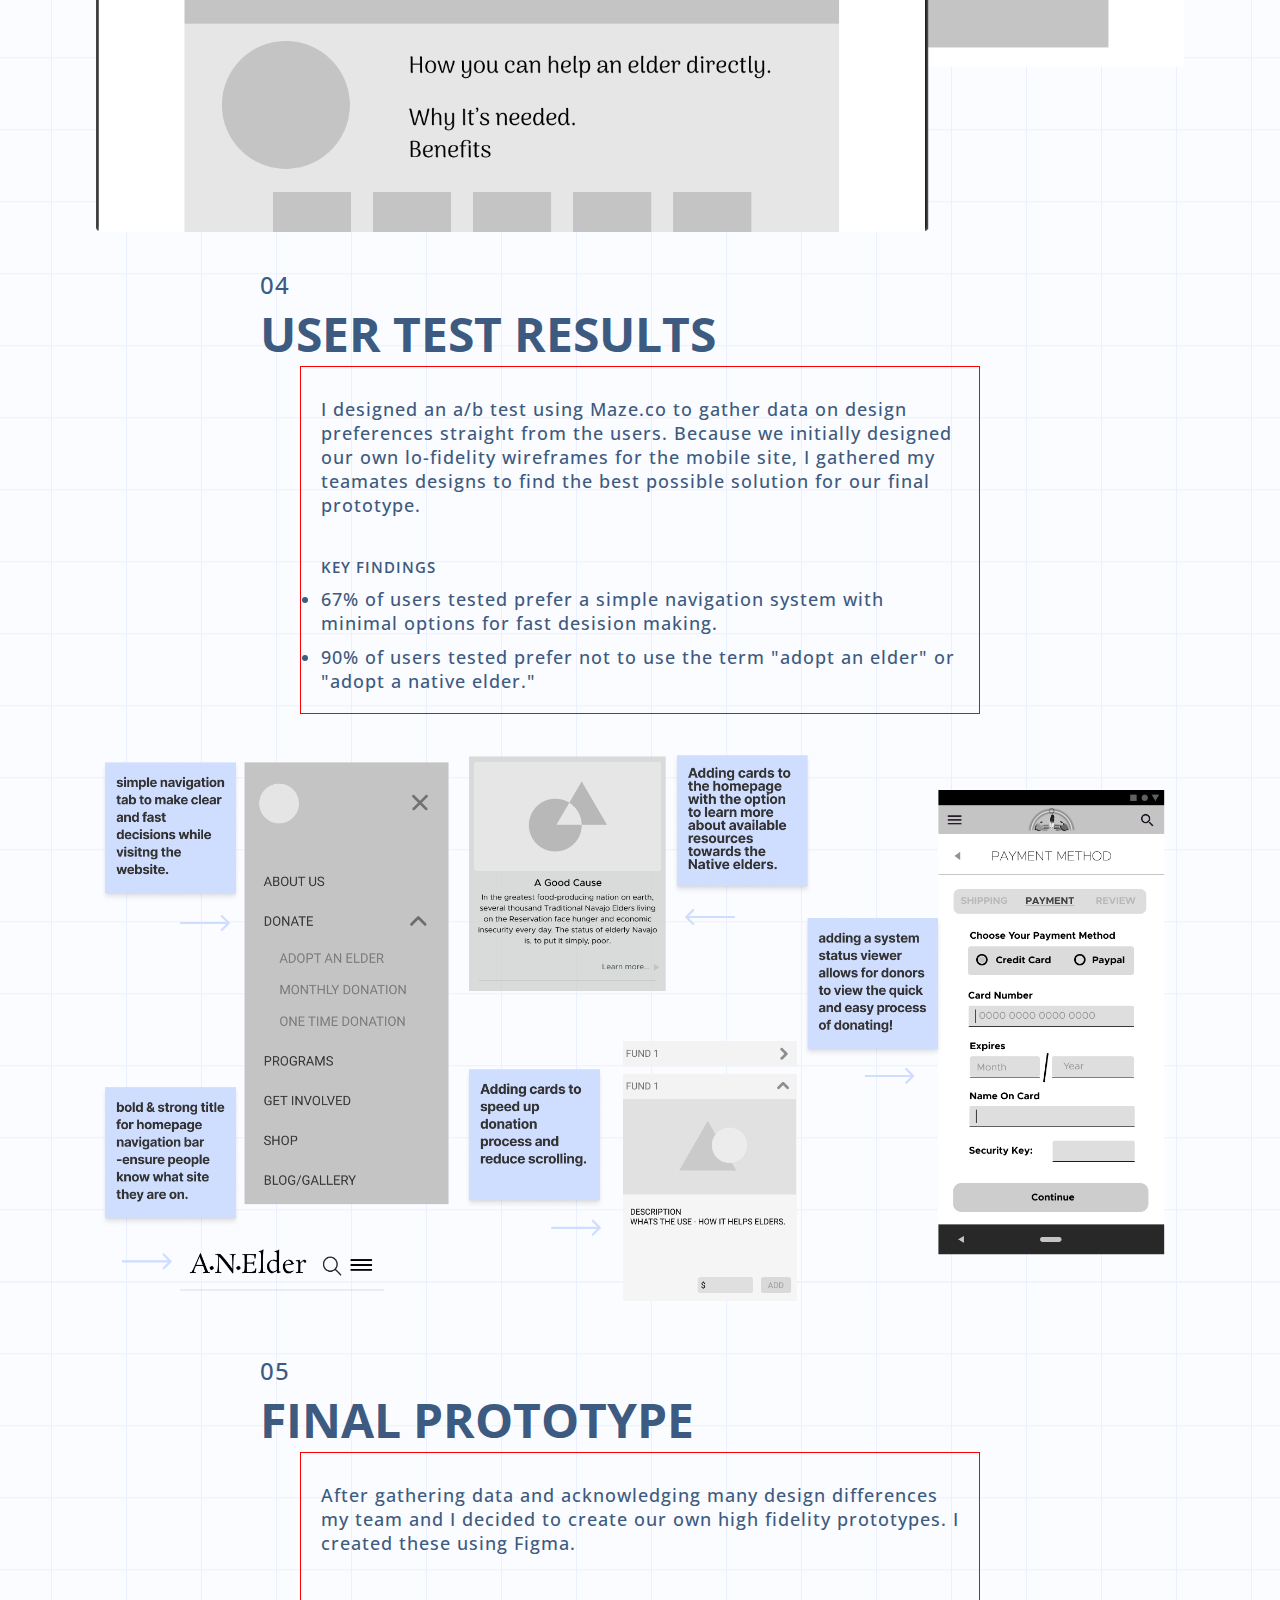
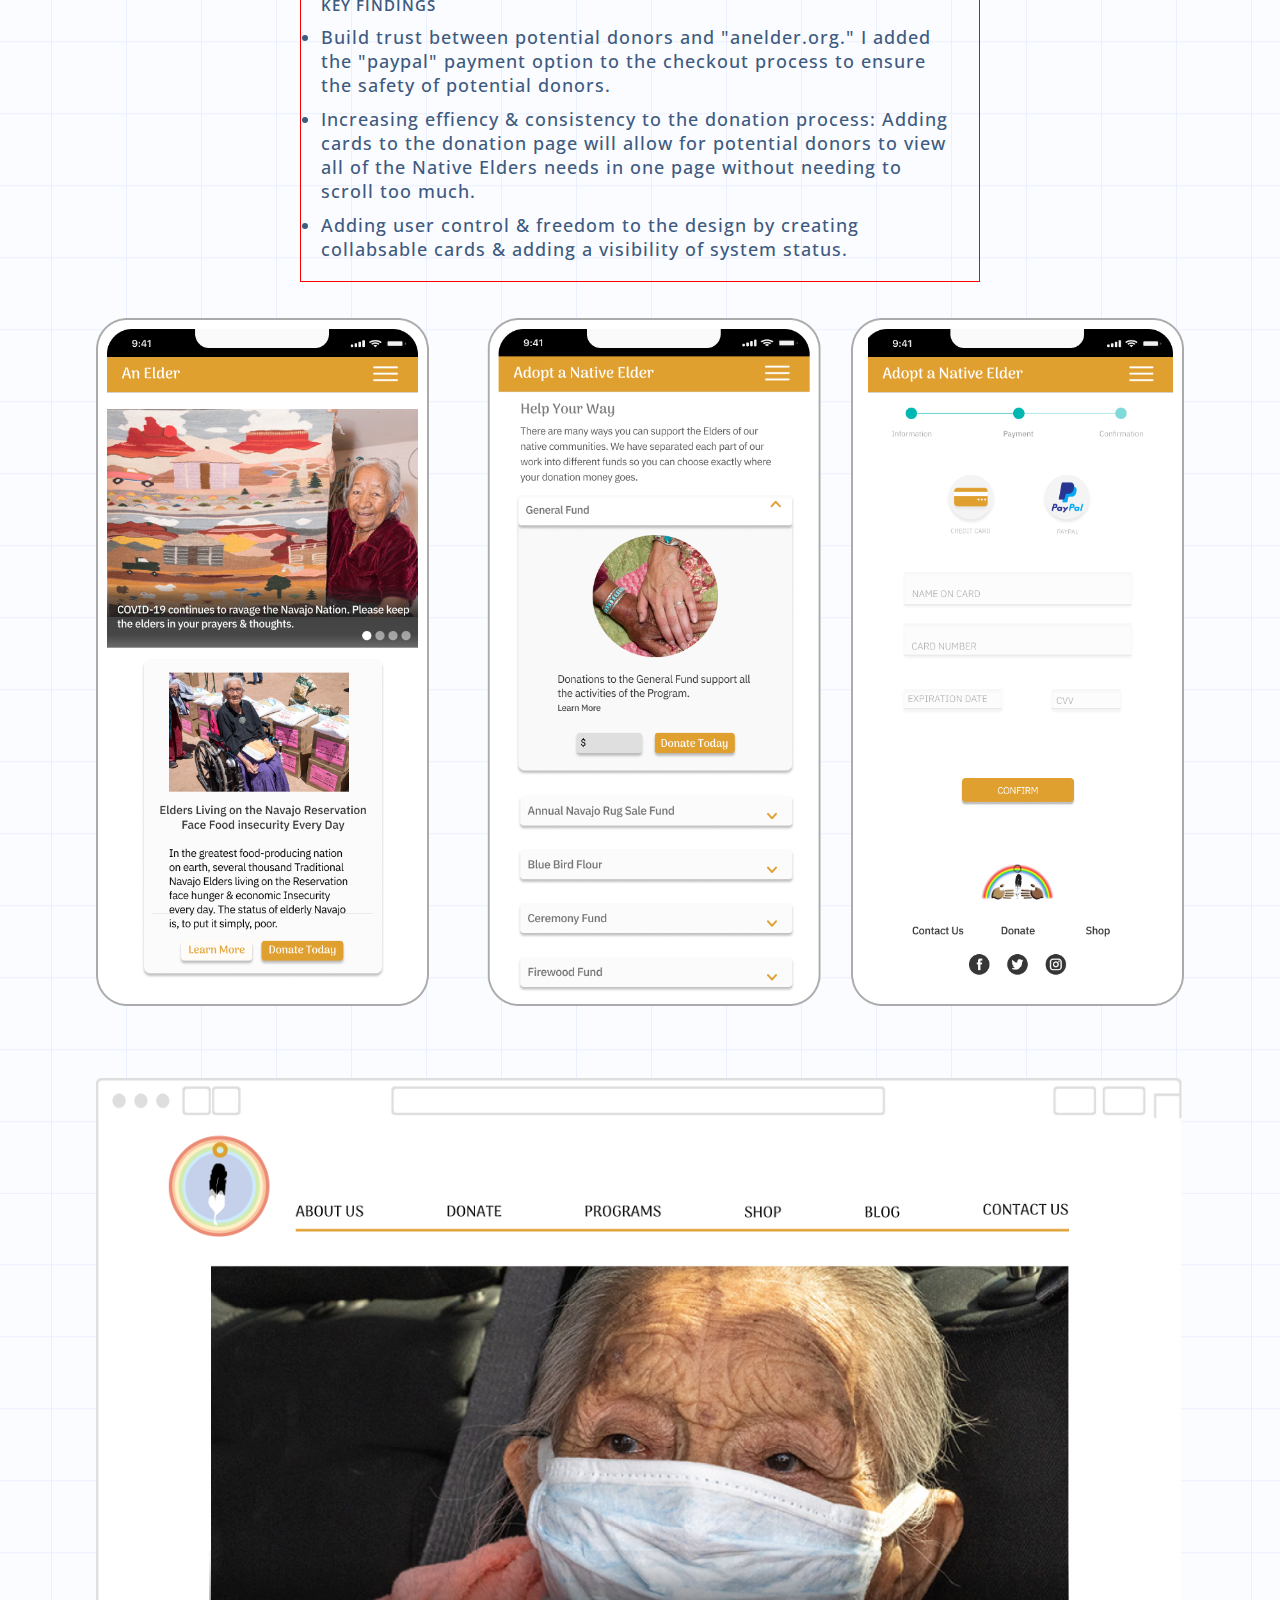
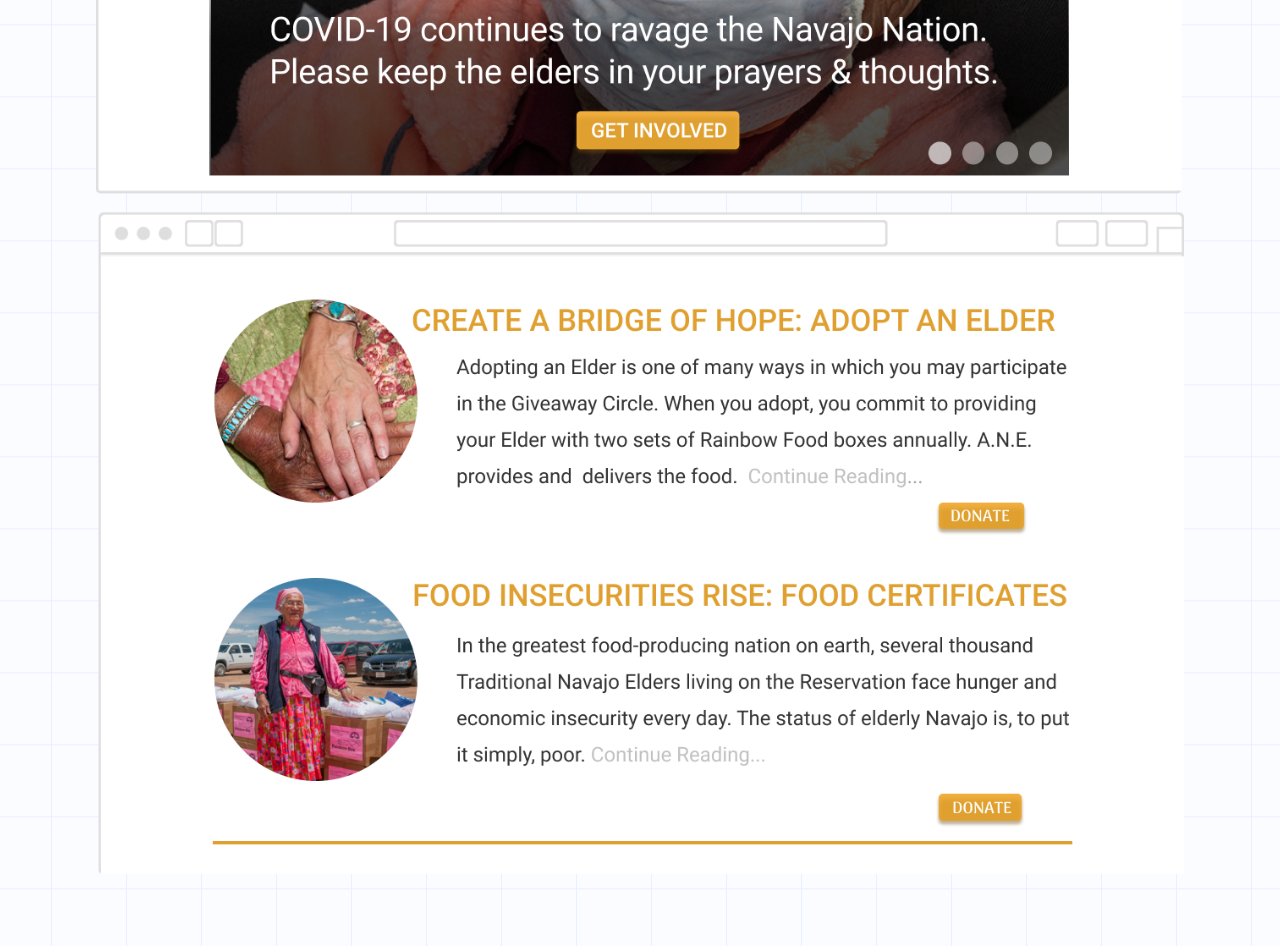
<file: nonprofitcasestudy.html>
<!DOCTYPE html>
<html lang="en">
<head>
    <meta charset="UTF-8">
    <meta http-equiv="X-UA-Compatible" content="IE=edge">
    <meta name="viewport" content="width=device-width, initial-scale=1.0">
    <title>An Elder Non-Profit Case Study</title>
    <link rel="stylesheet" href="style.css">
    <link href="https://fonts.googleapis.com/css2?family=Open+Sans:wght@400;600;700&display=swap" rel="stylesheet">
</head>

<body>
    <div class="abovefoldcontainer">
        <div class="container">
            <div class="left">
                <img src="/images/logo.svg" alt="Heidy-Logo">
            </div>

            <div class="right">
                <ul class="nav-links">
         
                    <li> <a href="#">Work</a> </li>
                    <li> <a href="#">About</a> </li>
                    <li> <a href="#">Resume</a> </li>
                
                </ul>
            </div>
        </div>

        <div class="casestudyhead"> 

            <div class= maincontent> 

                <div class="cstext2">
                        <div class="smalltext">​NON-PROFIT WEBSITE RE-DESIGN
                        </div>
                        <div class="h1">​adopt an ELDER</div>
                        <div class="body2">AnElder.org is a non-profit that pushes for community support towards Navajo Native Elders. During this team project, we analyzed the informational architecture of the website and created a quicker donation process for users on the website. </div>
                            <br/> 
                        <div class="smalltext3">date</div>
                        <div class="smallheader2">March 2021</div>
                        
                        <img class="logos" src="/images/miro.svg" alt="miro logo"> 
                        <img class="logos" src="/images/figma.svg"> 
                
                </div>
                
                    <img class="mainimage" src="/images/doj-main.svg" alt="phone image">
                
            </div>

            <div class="contactCS"> 
                <div class="iconsCS">
                    <img class="circles" src="/images/email-b.svg"> 
                    <img class="circles" src="/images/phone-b.svg">
                    <img class="circles" src="/images/be-b.svg">
                    <img class="circles" src="/images/in-b.svg">
                </div>
        </div>
    </div>

    <div class="belowfoldcontainer">
        <br>

            <div class="header"> 
                <div class="number">Overview</div>
                <div class="h2">​NON-PROFIT WEBSITE RE-DESIGN</div>
            </div>

            <div class="Text">
                <div class="smalltext4">The Problem</div>
                <div  class="body3">
                    ​Potential donors don't trust this site with personal card information or understand the key values this non-profit holds due to lack of informational architecture and text hierchy. </div>
                <!-- <br>  -->
                <div class="smalltext4">The Goal</div>
                <div class="body3">​ To design an engaging experience between elders & potential donors by giving them easy access to information and donation options via the homepage.</div>
        </div>

        <div class="skills">

            <div class="wireframeimg"> <img src="/weeblyimages/anelder/skill-ideation.svg" alt="Ideation"> </div>

            <div class="userresearchimg"><img src="/weeblyimages/anelder/skill-testing.svg" alt="Wireframing"></div>

            <div class="testingimg"><img src="/weeblyimages/anelder/skill-wire.svg" alt="User Testing"></div>

        </div>

        <br> 
        <div class="header">
            <div class="number">01</div>
            <div class="h2">Heuristic Analysis</div>
        </div>

        <div class="Text">
            <div class="body3">Looking at the homepage on a mobile device, with over 50% of site traffic on mobile devices we can see a huge usability issue right off the bat. The hamburger menu is centered and although it is within the thumb range & easy to navigate to it isn't consistent and involves the Recognition vs Recall heuristic which may lead to a confused user. We were really overwhelmed with lack of informational architecture & user control & freedom because although there is good information on the homepage after scrolling many times the user looses the navigation tab & doesn't have an option to quickly go back to the top of the screen. ​</div>
            
            <div class="smalltext4"> Key findings</div>
                <li class="body3">Lack of clear hierarchy.</li>     
                <li class="body3">Other than the big "Donate" button at the top of the screen, there is no great call to action while reading through the homepage. </li> 
                <li class="body3">Doesn't have a way to donate to an specific elder need on the homepage (food runs, flour, firewood, etc) </li> 
                <li class="body3">Homepage does not link to a "learn more" or "get involved" under "adopt an elder" section. </li> 
                <li class="body3">Mobile version is takes to much screen space above the fold. 
                </li> 
    <br>
</div>
    <br>
            <img class="artifacts" src="/weeblyimages/anelder/Mobile Heuristic.png">
        <br> 
        <br>
        <br>   
            <img class="artifacts" src="/weeblyimages/anelder/desktop heuritsic.png" alt="">      

    <!-- 
    section divider lalala  -->

        <div class="header">
            <div class="number">02</div>
            <div class="h2">User Testing</div>
        </div>

        <div class="Text">
            <div class="body3">For user testing, we used Usability Hub for remote testing & created a 5 second test with follow up questions on site architecture. I sent the test to over 25 people in different age groups that focus on non-profit work.</div> 

        <div class="smalltext4"> Key findings</div>
            <li class="body3">70% of users tested do not feel comfortable inputting personal information onto this site.</li> 
            <li class="body3">65% of users tested did not understand the mission of the non-profit or their focus. ​</li> 

    <br> 
    <br>
            <img class="artifacts" src="/weeblyimages/anelder/sallyquot.svg"> 

    </div>

        <div class="header">
                <div class="number">03</div>
                <div class="h2">Lo-fi wireframes</div>
        </div>

        <div class="Text"> 
            <div class="body3"> Our design team combined our wireframes to design quick quick and simple design solutions for the redesign. The wireframes you are being presented with are designed in Figma, by me. </div> 

            <div class="smalltext4"> Key findings</div>
                <li class="body3"> We found that over 50% of users were using their phones to access our user tests. I realized this was an issue when we only designed for desktop and so I designed my wireframes to be scalable from mobile to desktop.</li> 
                <li class="body3"> Designing for mobile users is our priority. Adding cards increases website efficiency and doesn't take up the entire screen in the process. Users are also able to view all of their options before needing to scroll all the way to the bottom of the screen. 
                </li> 
        </div> 
        <br> 
        <br> 
                <img class="artifacts" src="/weeblyimages/anelder/mobile prototpe.png"> 
            <br> 
 
            <br> 
                <img class="artifacts" src="/weeblyimages/anelder/desktop prototype.png"> 
            <br> 
            <br> 
        <div class="header">
            <div class="number">04</div>
            <div class="h2">USER TEST RESULTS</div>
        </div>
        <div class="Text">
            <div class="body3">I designed an a/b test using Maze.co to gather data on design preferences straight from the users. Because we initially designed our own lo-fidelity wireframes for the mobile site, I gathered my teamates designs to find the best possible solution for our final prototype.  </div>
            
            <div class="smalltext4"> Key findings</div>
            <li class="body3">67% of users tested prefer a simple navigation system with minimal options for fast desision making. </li> 
            <li class="body3">90% of users tested prefer not to use the term "adopt an elder" or "adopt a native elder."            </li> 
        </div>
            <img class="artifacts" src="/weeblyimages/anelder/wireframes test.png">
        <br> 
        <br> 

        <div class="header">
            <div class="number">05</div>
            <div class="h2">FINAL PROTOTYPE </div>
        </div>
        <div class="Text">
            <div class="body3">After gathering data and acknowledging many design differences my team and I decided to create our own high fidelity prototypes. I created these using Figma. </div>

            <div class="smalltext4"> Key findings</div>
                <li class="body3">Build trust between potential donors and "anelder.org." I added the "paypal" payment option to the checkout process to ensure the safety of potential donors.
                </li> 
                <li class="body3">Increasing effiency & consistency to the donation process: Adding cards to the donation page will allow for potential donors to view all of the Native Elders needs in one page without needing to scroll too much.
                </li> 
                <li class="body3">Adding user control & freedom to the design by creating collabsable cards & adding a visibility of system status. 
                </li> 
        </div>
        <br> 
        <br> 
            <img class="artifacts" src="/weeblyimages/anelder/hi-fi mobile.png">
 <br> 
    <br>
    <br> 
    <br> 
        <img class="artifacts" src="/weeblyimages/anelder/hi-fi.png">
    <br> 
    <br> 
    <br> 
    <br> 























</body>

</html>
</file>
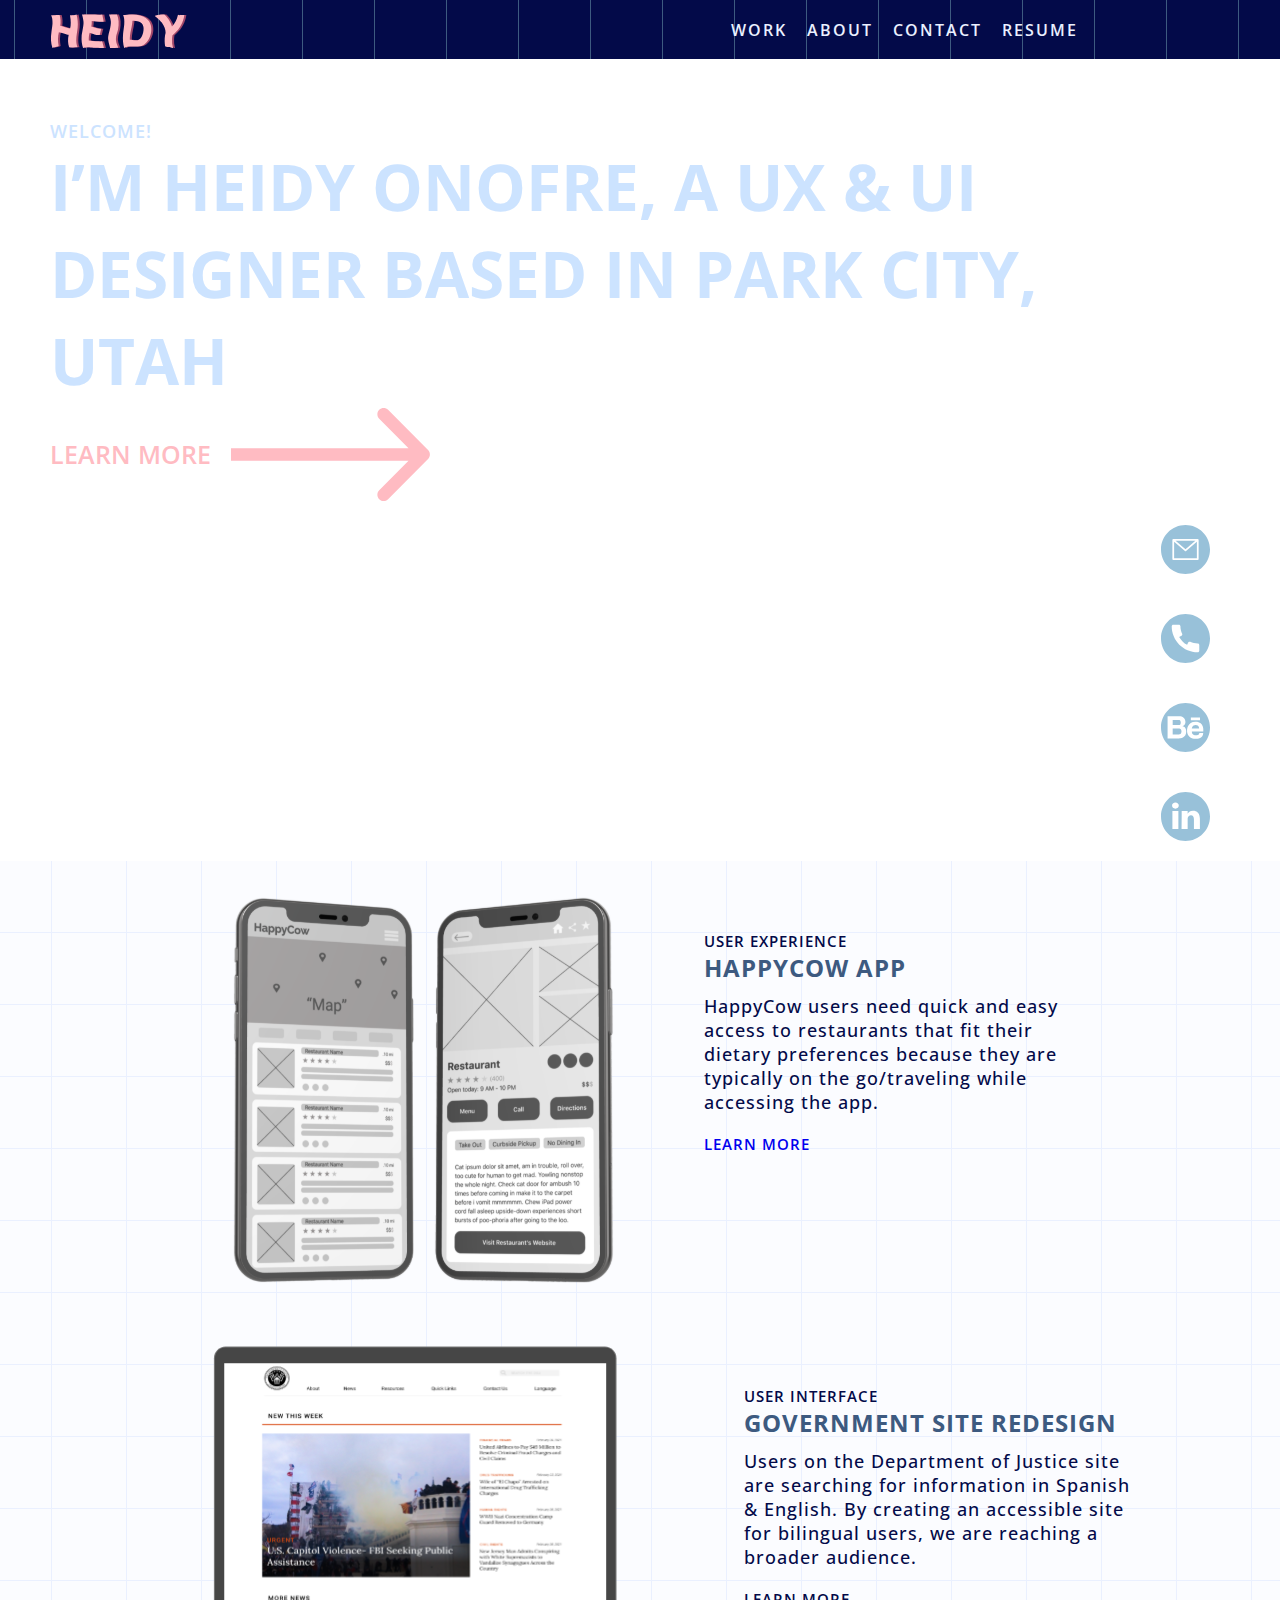
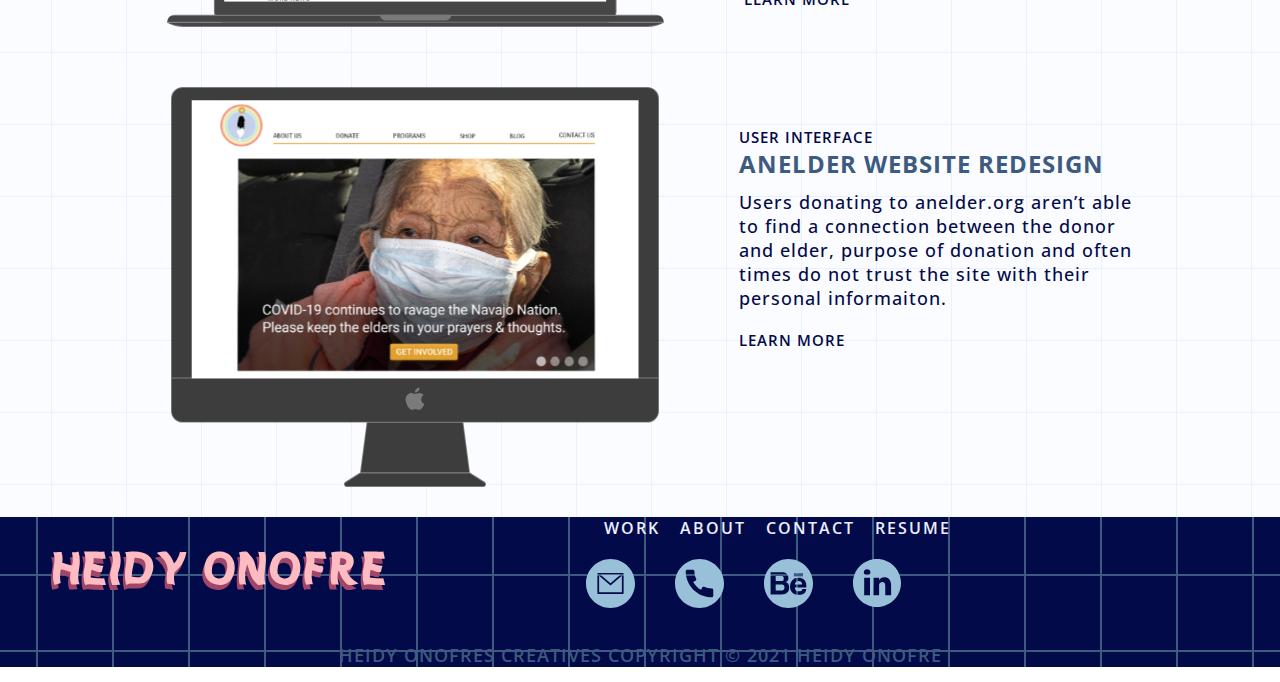
<file: portfolio.html>
<!DOCTYPE html>
<html> 
    <head>
      <title>Heidy's Portfolio</title>   
      <link rel="stylesheet" href="style.css">
      <link rel="preconnect" href="https://fonts.gstatic.com">
      <link rel="preconnect" href="https://fonts.gstatic.com">
      <link href="https://fonts.googleapis.com/css2?family=Open+Sans:wght@400;600;700&display=swap" rel="stylesheet">
    </head>


    <body> 
        <div class="abovefoldcontainer">
        <div class="container">
            <div class="left">
                <img class=".contenedor-logo" src="/images/logo.svg" alt="Heidy-Logo">
            </div>


                <div class="right">
                    <ul class="nav-links">
                        <li> <a href="#">Work</a> </li>
                        <li> <a href="#">About</a> </li>
                        <li> <a href="#">Contact</a> </li>
                        <li> <a href="#">Resume</a> </li>
                    </ul>
                    <div class="burger">
                        <div class="line1"></div>
                        <div class="line2"></div>
                        <div class="line3"></div>
                    </div>
                </div>

                <!-- <div class="dropdown show">
                    <a class="btn btn-secondary dropdown-toggle" href="#" role="button" id="dropdownMenuLink" data-toggle="dropdown" aria-haspopup="true" aria-expanded="false">
                      Home
                    </a>
                  
                    <ul class="dropdown-menu" aria-labelledby="dropdownMenuLink">
                    <li>
                      <a class="dropdown-item" href="#">Work</a>
                    </li> 
                    <li> 
                        <a class="dropdown-item" href="#">About</a>
                    </li>
                    <li> 
                      <a class="dropdown-item" href="#">Contact</a>
                    </div>
                </li> 
                    
            </ul> -->

                <!-- <div class="fixed-top">
                    <div class="collapse" id="navbarToggleExternalContent">
                      <div class="bg-dark p-4">
                        <h5 class="text-white h4">Collapsed content</h5>
                        <span class="text-muted">Toggleable via the navbar brand.</span>
                      </div>
                    </div>
                    <nav class="navbar navbar-dark bg-dark">
                      <button class="navbar-toggler" type="button" data-toggle="collapse" data-target="#navbarToggleExternalContent" aria-controls="navbarToggleExternalContent" aria-expanded="false" aria-label="Toggle navigation">
                        <span class="navbar-toggler-icon"></span>
                      </button>
                    </nav>
                  </div> -->

                
                <!-- <div class="burger">
                    <div class="line1"></div>
                    <div class="line2"></div>
                    <div class="line3"></div>
                </div> -->
            </div>

<!--         
                <nav class="navbar navbar-default" role="navigation">
                <div class="navbar-header">
                            <button type="button" class="navbar-toggle" data-toggle="collapse"
                                    data-target=".navbar-ex1-collapse">
                              <span > <img src=""> </span>
                              <span class="icon-bar"></span>
                              <span class="icon-bar"></span>
                              <span class="icon-bar"></span>
                            </button>
                            <a class="navbar-brand"><img src="/images/Group 43.svg"></a>
                          </div>
        -->

        </div>
    
    <!-- <img src="/images/blue-background.svg" alt="bluegraphpaper"> -->
</div>


    <div class="heroText"> 

    <div class="smalltext">
        Welcome!  
    </div> 
    <div class="bigtext">
        I’m Heidy Onofre, a UX & UI Designer based in Park City, Utah
    </div>

    <div class="learnMoreContainer"> 
        <h4>Learn More</h4> 

        <div class="arrow"> 
            <img src="/images/arrow-pink.svg" alt="arrow"> 
        </div>
    </div>
        
        <div class="contact"> 
            <div class="icons">
                <img class="circles" src="/images/email-b.svg"> 
                <img class="circles" src="/images/phone-b.svg">
                <img class="circles" src="/images/be-b.svg">
                <img class="circles" src="/images/in-b.svg">
            </div>
        </div>

    </div>

</div> 

<div class="belowfoldcontainer"> 
<!-- First CaseStudy  -->
    <div class="casestudycontainer"> 
        <div class="csimage">

            <img class="casestudy" src="/images/mobileappux.svg">
        </div>

    <div class="cstext">

            <div class="smalltext2">
                User Experience
            </div>

            <div class="smallheader"> 
                HappyCow App
            </div>

            <div class="body">
                HappyCow users need quick and easy access to restaurants that fit their dietary preferences because they are typically on the go/traveling while accessing the app.
            </div>

            <div class="smalltext2">
            <a class="button" href="/mobileappcasestudy.html">Learn More</a> 
            </div>

    </div>


</div>

<!-- Second CaseStudy  -->
<div class="casestudycontainer"> 
    <div class="csimage">

        <img class="casestudy" src="/images/macbook and site.svg">
    </div>

<div class="cstext">

        <div class="smalltext2">
            User Interface
        </div>

        <div class="smallheader"> 
            Government Site Redesign
        </div>

        <div class="body">
            Users on the Department of Justice site are searching for information in Spanish & English. By creating an accessible site for bilingual users, we are reaching a broader audience. 
        </div>

        <div class="smalltext2">
            Learn More
        </div>

</div>


</div>

<!-- THIRD CaseStudy  -->
<div class="casestudycontainer"> 
    <div class="csimage">

        <img class="casestudy" src="/images/iMac-site.svg">
    </div>

<div class="cstext">

        <div class="smalltext2">
            User Interface
        </div>

        <div class="smallheader"> 
            AnElder Website Redesign
        </div>

        <div class="body">
            Users donating to anelder.org aren’t able to find a connection between the donor and elder, purpose of donation and often times do not trust the site with their personal informaiton. 
        </div>

        <div class="smalltext2">
            Learn More
        </div>

</div>


    </div>
</div>

  </body>
 
  <footer> 

    <div class="footer-container">

        <div class="footerinfo">

                <img class="logo" src="/images/fullname.svg" alt="Heidy-Onofre">

                <div class="links-and-icons">
                    <ul class="nav-links">
                        <li> <a href="#">Work</a> </li>
                        <li> <a href="#">About</a> </li>
                        <li> <a href="#">Contact</a> </li>
                        <li> <a href="#">Resume</a> </li>     
                    </ul>

                    <div class="footericon"> 

                        <img class="circles" src="/images/email-b.svg"> 
                        <img class="circles" src="/images/phone-b.svg">
                        <img class="circles" src="/images/be-b.svg">
                        <img class="circles" src="/images/in-b.svg">
                    </div>
                </div>
        </div>



    </div> 


    <div class="footerText"> Heidy Onofres Creatives Copyright © 2021 Heidy Onofre
    </div>

  </footer>
</html>
</file>
<file: style.css>
/* *{
    margin: 0px; 
    padding: 0px;
    box-sizing: border-box;
} */

body {
    /* background-image: url("/images/newdesktop.svg"); */
    width: 100%;
    margin: 0;
    padding:0;

}

.container {
    display: grid;
    grid-template-columns: 25% 75%;
    list-style: none;
    
}
.left {
    display: flex;
    justify-content: flex-start;
    margin-left: 50px;
    width: 15px;
}

.right {
    display: flex;
    justify-content: flex-end;
    font-family: 'Open Sans', sans-serif;
    font-weight: 600;
    letter-spacing: 3px;
    text-transform: uppercase;
    list-style: none;
        color: #EAF0FF;
    text-decoration: none;
    letter-spacing: 2px;
    padding-right: 20%;

}
ul {
    display: flex;
    justify-content: space-between;
    width: 75%;
    margin: 40px;
}
nav {
    display: flex;
    justify-content: space-around;
    align-items: center;
    min-height: 10vh;
    font-family: 'Open Sans', sans-serif;
    font-weight: 600;
    letter-spacing: 3px;
    font-size: 32px;
    text-transform: uppercase;

}

.nav-links {
    /* display: flex;
    justify-content: space-around; */
    /* width: 40%; */
    display: flex;
    justify-content: flex-end;
    font-family: 'Open Sans', sans-serif;
    font-weight: 600;
    letter-spacing: 3px;
    text-transform: uppercase;
    list-style: none;
    color: #EAF0FF;
    text-decoration: none;
    margin-bottom:0;
    visibility: visible;

}

.nav-links li{
    list-style: none;
}

.nav-links a{
    color: #EAF0FF;
    text-decoration: none;
    letter-spacing: 2px;
    padding: 10px;
}

.nav-links a:hover{
    color: #FFBBC2;

}

.logo {
    margin-left: 50px;
    /* margin-top: -10px; */

}

.abovefold {
    margin: 0 auto;
    border: red 1px solid;
}

.mainimage {
    margin: 0 auto; 
    display: flex;
    justify-content: flex-end;
    border: red;
} 

.contact {
    display: grid;
    flex-direction: column;
    justify-content: end;
    position: relative;
    top: 0;

}

.icons {
    display: flex;
    flex-direction: column;

}

.iconsCS {
    display: flex;
    flex-direction: column;
    align-items: center;

}
.contactCS {
    display: grid;
    align-content: center;
    flex-direction: column;
    justify-content: end;
    position: relative;
    top: 0;
    grid-area: contact;


}

.circles {
    margin:  5px;
    max-width: 70%;
    padding: 15px;
}


div.footericon {
    display: flex;
    justify-content: right; 
    flex-direction: row;
    align-items: center;
    width:fit-content;
}

    /* display: flex;
    flex-direction: row;
    justify-content: right;
    position: relative; */


/* body{
    background-color: #030A49;
} */

.smalltext{ 
    font-family: 'Open Sans', sans-serif;
    font-weight: 600;
    color: #CCE3FF;
    text-transform: uppercase;
    font-size: 18px;
    letter-spacing: 1px;
}


.bigtext {
    font-family: 'Open Sans', sans-serif;
    font-weight: 700;
    color: #CCE3FF;
    text-transform: uppercase;
    font-size: 64px;
} 
 
h4{
    font-family: 'Open Sans', sans-serif;
    font-weight: 600;
    color: #FFBBC2;
    text-transform: uppercase;
    font-size: 25px;
}

.heroText {
    margin-top: 60px;
    margin-left: 50px;
    margin-right: 50px;
    display: flex;
    flex-direction: column;



}

.arrow {
    /* display: inline; */
    display:flex;
    margin-left: 20px;
    width: 10% ;

}

.learnMoreContainer {
    display: inline-flex;
}

footer{
    background-image: url(/images/blue-background.svg);
    /* background-color: #030A49; */

}
.footerText {
    display: flex;
    justify-content: center;
    margin: 15px;
    font-family: 'Open Sans', sans-serif;
    font-weight: 600;
    color: #3D5A80;
    text-transform: uppercase;
    font-size: 18px;
    letter-spacing: 1px;
}

/* .whitegraph {
    width: ;
} */

.csimage {
    padding: 30px;
    /* display: flex;
    justify-content: left;
    flex-direction: row; */

}


.casestudy {
    /* margin-left: 100px; */
    display: flex;
    justify-content: left;
}


.smallheader {
    text-transform: uppercase;
    font-family: 'Open Sans', sans-serif;  
    font-weight: 700;
    color: #3D5A80;
    font-size: 24px;
    letter-spacing: 1px;
}

.smalltext2 {
font-family: 'Open Sans', sans-serif;
font-weight: 600;
color: #030A49;
text-transform: uppercase;
font-size: 15px;
letter-spacing: 1px;
padding-top: 20px;
}

.body {
    font-family: 'Open Sans', sans-serif;
    font-weight: 500;
    color: #030A49;
    text-transform: none;
    font-size: 18px;
    letter-spacing: 1px;  
    padding-top: 10px;
    
}
.cstext {
    display: flex;
    justify-content: right;
    text-transform: uppercase;
    font-family: 'Open Sans', sans-serif;  
    flex-direction: column;  
    /* background-color: #FFBBC2; */
    width: 400px;
    margin-left: 50px;
    margin-top: 50px;


}

.casestudycontainer {
    display: flex;
    justify-content: center;
    align-content: center;
    /* margin-top: 100px; */
}

.button {
    text-decoration: none;
}

.burger {
    display: none;
}

.burger div {
    width: 25px;
    height: 3px;
    background-color: aliceblue;
    margin: 5px;
}



/* display: flex;
justify-content: flex-end;
font-family: 'Open Sans', sans-serif;
font-weight: 600;
letter-spacing: 3px;
text-transform: uppercase;
list-style: none;
color: #EAF0FF;
text-decoration: none; */
div.links-and-icons{
    margin-left:10%;
}
.footer-container {
    display: flex;
    flex-direction: column;

}

.footerinfo {
    display: flex;

}

div.footericon {
    display: flex;
    justify-content: flex-end; 
    margin:0 auto;
    margin-left:18%;
}

.dropdown {
    visibility: hidden;

}

/* Small Screens Media Query */

@media only screen and (max-device-width:760px) {
    /* .body {
        overflow-x: hidden;
    } */

    .body {
        max-width:fit-content;
        margin: 0;



    }

    ul.nav-links {
        display: flex;
        flex-direction: row;
        /* background-color:#030A49;  */
        opacity: .9 ;
        justify-content: space-around;
        transform: translateX(100%);
        transition: transform 0.5s ease-in;
        padding-right: 10%; 

    }

    .nav-links li {
        opacity: 0;
        }

    .burger {
        display: block;
        cursor: pointer;


    }
    
    .nav-active {
        transform: translateX(0%);
    } 


    .footer-container {
        display: flex;
        flex-direction: column;
        
    
    }
    
    .footerinfo {
        display: flex;
    
    }
    
    .footericon {
        display: flex;
        justify-content: right; 
        flex-direction: column;
        align-items: center;
    }
    
    .dropdown {
        visibility: visible;

    }

    .show {
        visibility: visible;

    }
    .nav-links {
        visibility: hidden;
    }
}


/* End of Small Screens Media Query */


/* Beginning of Medium Screens Media Query */


/* @media only screen and (min-device-width:761px) and (max-width:1000px) {
    .nav-links{
        width: 50%;


    }
    
} */

@media (min-width: 980px){
	.contenedor-logo, .nav-links{
		width:100%;
		margin:auto;
		text-align:center;
	}

	.contenedor-logo{
		height: 4px;
	}

	.contenedor-logo a{
		position: relative;
		top:100px;
	}

	.nav-links li{
		float: none;
		display: inline-block;
	}

	/* .nav-links #menu-item-123{
		padding-right: 260px;
	}


        .menu
        {
    
            list-style:none;
            line-height: 42px;
            margin: 2em auto;
            padding-left: 0;
            width: 15em;
        }
    
        .menu a 
        {
            background: url( icons.png) no-repeat left top;
            color:#ddd;
            display: block;
            padding-left: 3em;
            text-decoration: none;
            text-transform: uppercase;
            --webkit-transition:all .5s;
            -o-transition: all .5s;
    
        }
    
        .menu li:hover
        {
            box-shadow: 3px 0 rgba(255, 255, 255, .2) inset;
    
        }
    
        .menu li:nth-child(2) a
        {
            background-position: 0 -42px;
    
        }
    
        .menu li:nth-child(3) a
        {
            background-position: 0 -84px;
    
        }
    
        .menu li:nth-child(4) a
        {
            background-position: 0 -126px;
    
        }
    }
     */
}




/* End of Medium Screens Media Query */



    .abovefold {
        display: flex;
        justify-content: flex-end;
    }

.mainimage {
    margin: 5%
}

.h1 {
    font-family: 'Open Sans', sans-serif;
    font-weight: 700;
    color: #CCE3FF;
    text-transform: uppercase;
    font-size: 48px;
}

.smallheader2 {
    text-transform: uppercase;
    font-family: 'Open Sans', sans-serif;  
    font-weight: 600;
    color: #CCE3FF;
    font-size: 18px;
    letter-spacing: 1px;
}

.smalltext3 {
    font-family: 'Open Sans', sans-serif;
    font-weight: 500;
    color: #CCE3FF;
    text-transform: uppercase;
    font-size: 15px;
    letter-spacing: 1px;
    padding-top: 40px;
}

.body2 {
    font-family: 'Open Sans', sans-serif;
    font-weight: 500;
    color: #CCE3FF;
    text-transform: none;
    font-size: 18px;
    letter-spacing: 1px;  
    padding-top: 10px;
    
}

.logos {
    margin: 10px;
    padding-top: 30px;
    max-width: 60px;

}

.cstext2 {
    /* display: flex;
    justify-content: flex-start; */
    text-transform: uppercase;
    font-family: 'Open Sans', sans-serif;  
    flex-direction: column;  
    /* background-color: #FFBBC2; */
    width: 1000px;
    /* margin-left: 50px;
    margin-top: 50px; */
    margin: 0 auto; 
    margin-right: 0;
    margin-left: 0;
    border: 1px solid yellow;
    
}

.abovefoldcontainer {
    background-image: url(/images/bluegrid.svg);
    width: 100%;
}


.belowfoldcontainer {
    background-image: url(/images/newlightbluegrid.svg);
    width: 100%;
}


/* BELLOW FOLD TEXT = DARKER */ 
.h2 {
    font-family: 'Open Sans', sans-serif;
    font-weight: 700;
    color: #3D5A80;
    text-transform: uppercase;
    font-size: 48px;
}

.smallheader3 {
    text-transform: uppercase;
    font-family: 'Open Sans', sans-serif;  
    font-weight: 600;
    color: #3D5A80;
    font-size: 18px;
    letter-spacing: 1px;
}

.smalltext4 {
    font-family: 'Open Sans', sans-serif;
    font-weight: 600;
    color: #3D5A80;
    text-transform: uppercase;
    font-size: 15px;
    letter-spacing: 1px;
    padding-top: 40px;
}

.body3 {
    font-family: 'Open Sans', sans-serif;
    font-weight: 500;
    color: #3D5A80;
    text-transform: none;
    font-size: 18px;
    letter-spacing: 1px;  
    padding-top: 10px;
    
}

.Text {
     padding: 20px;
     margin-left: 300px;
     margin-right: 300px;
     border: red 1px solid;
     align-items: center;

}

.skills {
    display: grid;
    grid-template-columns: 33.3% 33.3% 33.3% ;
    align-items: center;
    grid-template-areas: "wireframeimg userresearchimg testingimg";

    /* margin-left: 10%;
    margin-right: 10%; */
    padding-top: 2%;
    
    border: red 1px solid;
    max-width: 1000px;
    margin: 0 auto;
}

.wireframeimg {
    grid-area: wireframeimg;
    display: flex;
    justify-content: center;

}
.userresearchimg {
    grid-area: userresearchimg;
    display: flex;
    justify-content: center;
}

.testingimg {
    grid-area: testingimg;
    display: flex;
    justify-content: center;
}

.number {
    font-family: 'Open Sans', sans-serif;
    font-weight: 500;
    color: #3D5A80;
    text-transform: uppercase;
    font-size: 24px;
    letter-spacing: 1px;
}

.header {
    margin-left: 260px;

}

.artifacts{
    width: 85%;
    height: 85%;
    display: block;
    margin-left: auto;
    margin-right: auto;
}


.quote {
    font-family: 'Open Sans', sans-serif;
    font-weight: 400;
    font-style: italic;
    color: #3D5A80; }


.casestudyhead {
    display: grid;
    grid-template-columns: 25% 41.7% 33.3%;
    justify-content: center;
    grid-template-areas: ". centercolumn contact";


     
}
.maincontent {
    grid-area: centercolumn;
    display:flex;



}
</file>
